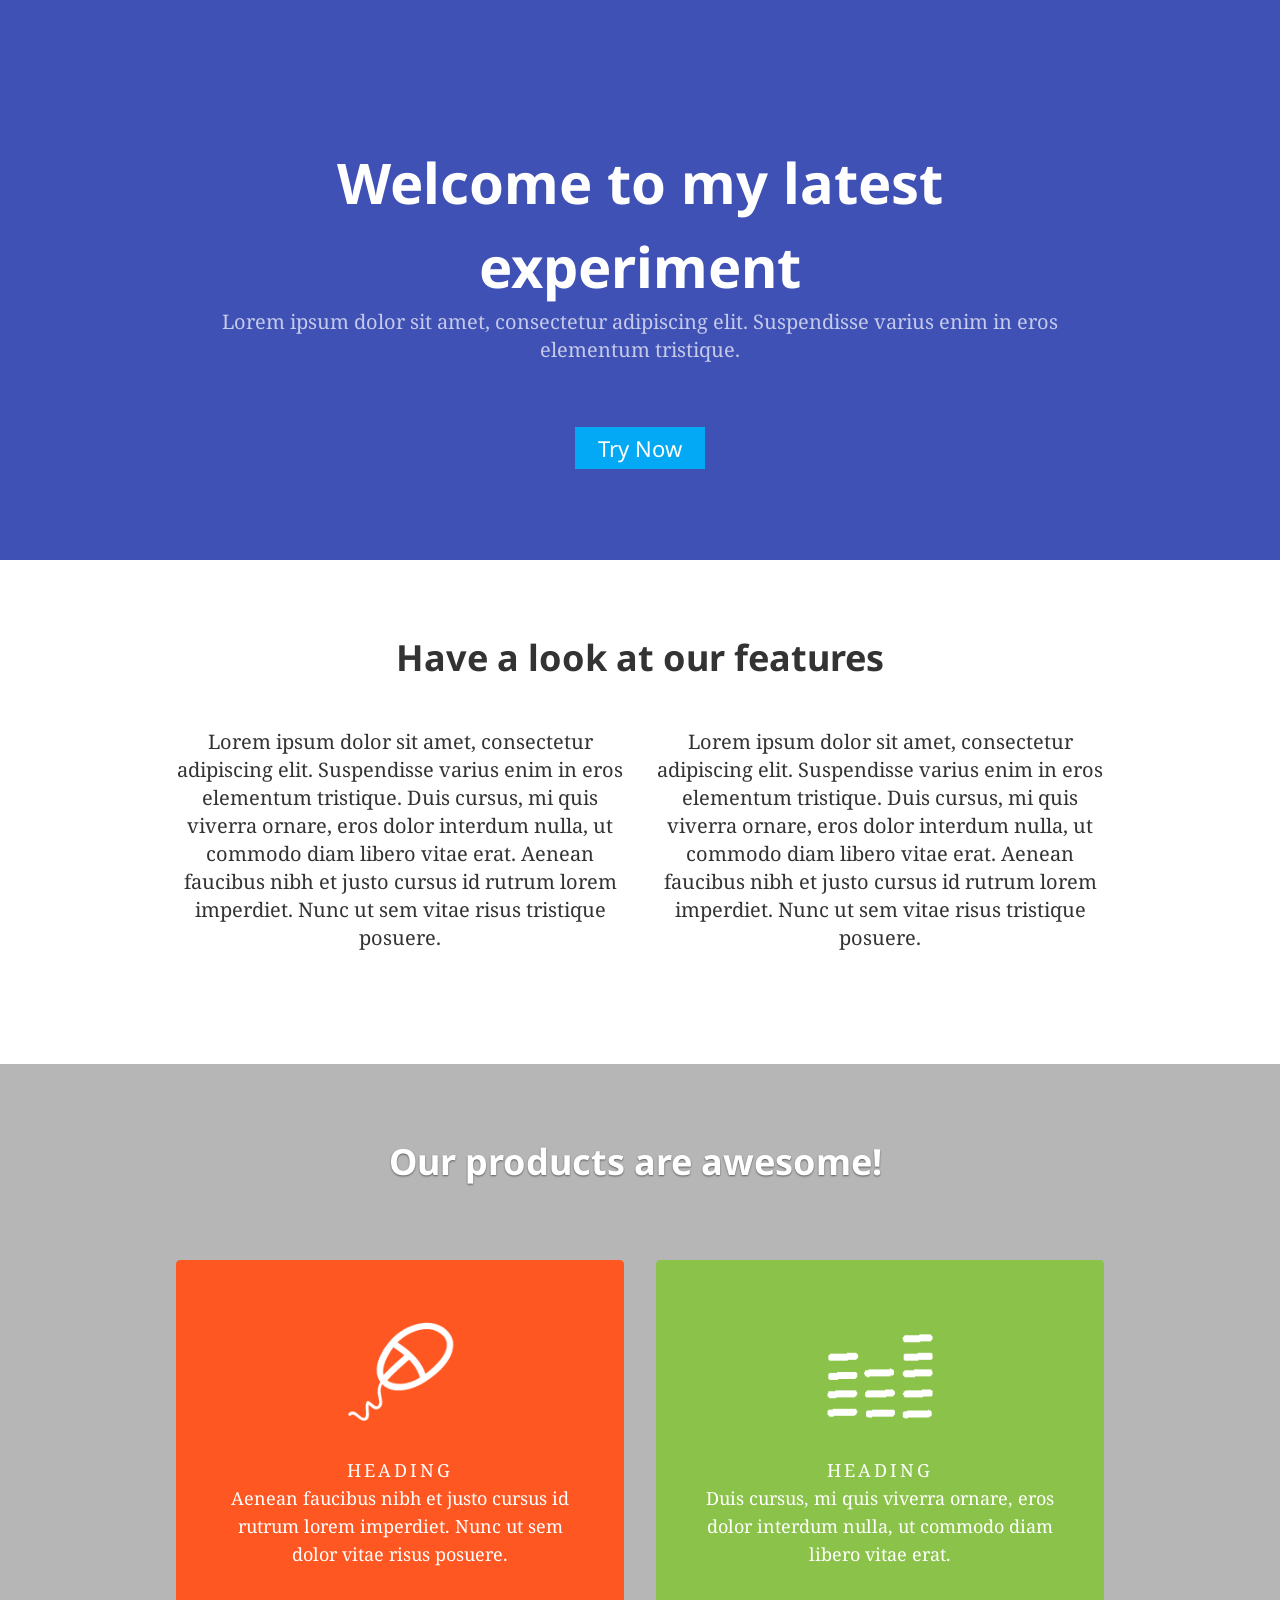
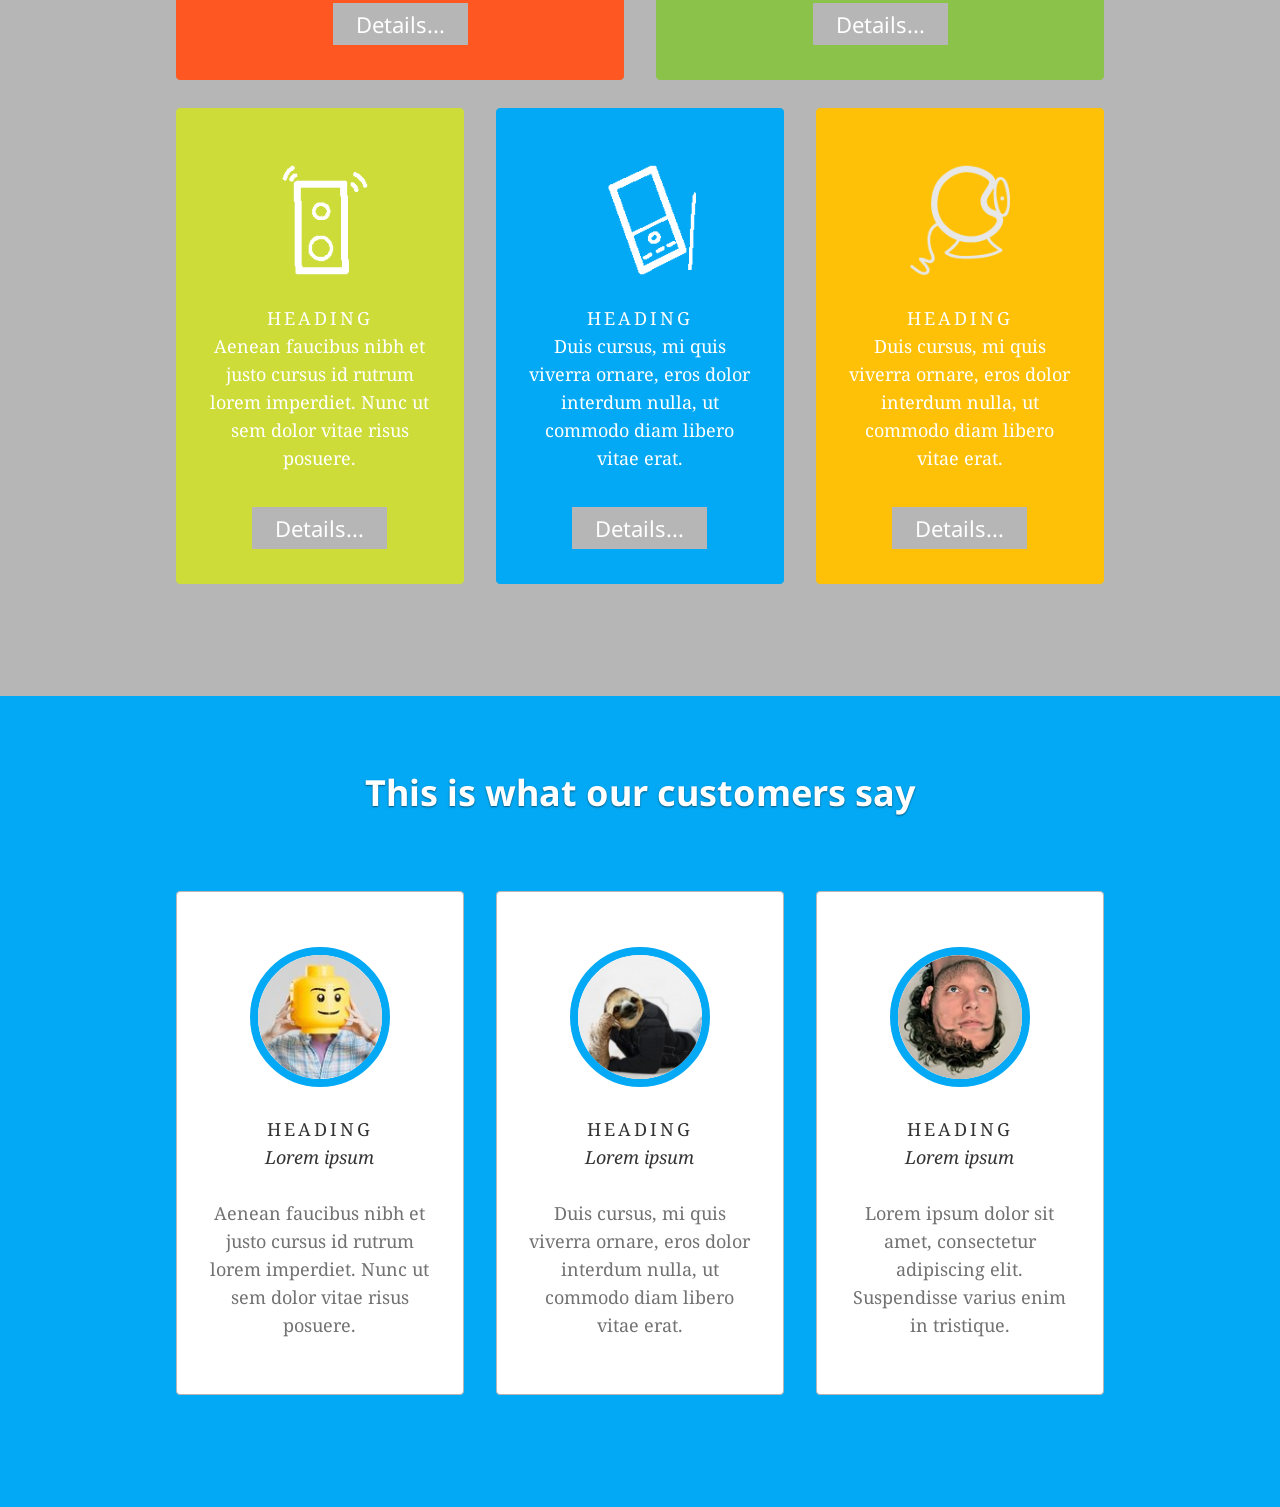
<file: samples/sample1/index.html>
<!DOCTYPE html>
<!-- saved from url=(0039)http://css-challenge.webflow.com/second -->
<html data-wf-site="54ca4d036a06de7d2a054a41" data-wf-page="54cdf040bfc551d93aed5b3b" data-wf-status="1" class="w-mod-js w-mod-no-touch w-mod-video w-mod-no-ios wf-droidserif-n4-active wf-droidserif-n7-active wf-droidsans-n4-active wf-droidsans-n7-active wf-active" data-ember-extension="1"><head><meta http-equiv="Content-Type" content="text/html; charset=UTF-8"><meta charset="utf-8"><title>CSS Challenge</title><meta name="viewport" content="width=device-width, initial-scale=1"><meta name="generator" content="Webflow"><link rel="stylesheet" type="text/css" href="./CSS Challenge_files/css-challenge.webflow.169d555a0.css"><script src="./CSS Challenge_files/webfont.js">
</script><style type="text/css">
</style><link rel="stylesheet" href="http://fonts.googleapis.com/css?family=Droid+Serif:400,700%7CDroid+Sans:400,700"><script>
WebFont.load({
    google: {
        families: ["Droid Serif:400,700", "Droid Sans:400,700"]
    }
});
</script><script type="text/javascript" src="./CSS Challenge_files/modernizr-2.7.1.js">
</script>
<link rel="shortcut icon" type="image/x-icon" href="https://daks2k3a4ib2z.cloudfront.net/img/favicon.ico">
<link rel="apple-touch-icon" href="https://daks2k3a4ib2z.cloudfront.net/img/webclip.png">
</head>
<body cz-shortcut-listen="true">
  <div class="intro">
    <div class="w-container">
      <h1 class="intro-h1">Welcome to my latest experiment</h1>
      <p class="intro-p">Lorem ipsum dolor sit amet, consectetur adipiscing elit. Suspendisse varius enim in eros elementum tristique.</p><a class="button call-to-action" href="http://css-challenge.webflow.com/second#">Try Now</a>
    </div>
  </div>
  <div class="features">
    <div class="w-container">
      <h1>Have a look at our features</h1>
      <div class="w-row">
        <div class="w-col w-col-6">
          <p>Lorem ipsum dolor sit amet, consectetur adipiscing elit. Suspendisse varius enim in eros elementum tristique. Duis cursus, mi quis viverra ornare, eros dolor interdum nulla, ut commodo diam libero vitae erat. Aenean faucibus nibh et justo cursus
            id rutrum lorem imperdiet. Nunc ut sem vitae risus tristique posuere.</p>
        </div>
        <div class="w-col w-col-6">
          <p>Lorem ipsum dolor sit amet, consectetur adipiscing elit. Suspendisse varius enim in eros elementum tristique. Duis cursus, mi quis viverra ornare, eros dolor interdum nulla, ut commodo diam libero vitae erat. Aenean faucibus nibh et justo cursus
            id rutrum lorem imperdiet. Nunc ut sem vitae risus tristique posuere.</p>
        </div>
      </div>
    </div>
  </div>
  <div class="testimonials products">
    <div class="w-container">
      <h1 class="products-h1">Our products are awesome!&nbsp;</h1>
      <div class="w-row">
        <div class="w-col w-col-6 w-col-stack">
          <div class="w-clearfix testimonial product product-1">
            <img class="product-image" src="./CSS Challenge_files/54d1cdbf0d5fbeb671afcfad_mouse-10.png" height="96" alt="54d1cdbf0d5fbeb671afcfad_mouse-10.png">
            <h4 class="testimonial-name product-name">Heading</h4>
            <p class="testimonial-content product-content">Aenean faucibus nibh et justo cursus id rutrum lorem imperdiet. Nunc ut sem dolor&nbsp;vitae risus posuere.</p><a class="button" href="http://css-challenge.webflow.com/second#">Details...</a>
          </div>
        </div>
        <div class="w-col w-col-6 w-col-stack">
          <div class="w-clearfix testimonial product product-2">
            <img class="product-image" src="./CSS Challenge_files/54d1cdca808ebeb8717531aa_rythm-lights.png" height="96" alt="54d1cdca808ebeb8717531aa_rythm-lights.png">
            <h4 class="testimonial-name product-name">Heading</h4>
            <p class="testimonial-content product-content">Duis cursus, mi quis viverra ornare, eros dolor interdum nulla, ut commodo diam libero vitae erat.</p><a class="button" href="http://css-challenge.webflow.com/second#">Details...</a>
          </div>
        </div>
      </div>
      <div class="w-row">
        <div class="w-col w-col-4 w-col-stack">
          <div class="w-clearfix testimonial product product-3">
            <img class="product-image" src="./CSS Challenge_files/54d1cdd2a59e05340ae1e51e_speaker-box.png" height="96" alt="54d1cdd2a59e05340ae1e51e_speaker-box.png">
            <h4 class="testimonial-name product-name">Heading</h4>
            <p class="testimonial-content product-content">Aenean faucibus nibh et justo cursus id rutrum lorem imperdiet. Nunc ut sem dolor&nbsp;vitae risus posuere.</p><a class="button" href="http://css-challenge.webflow.com/second#">Details...</a>
          </div>
        </div>
        <div class="w-col w-col-4 w-col-stack">
          <div class="w-clearfix testimonial product product-4">
            <img class="product-image" src="./CSS Challenge_files/54d1cdd9a59e05340ae1e521_touch-screen.png" height="96" alt="54d1cdd9a59e05340ae1e521_touch-screen.png">
            <h4 class="testimonial-name product-name">Heading</h4>
            <p class="testimonial-content product-content">Duis cursus, mi quis viverra ornare, eros dolor interdum nulla, ut commodo diam libero vitae erat.</p><a class="button" href="http://css-challenge.webflow.com/second#">Details...</a>
          </div>
        </div>
        <div class="w-col w-col-4 w-col-stack">
          <div class="w-clearfix testimonial product product-5">
            <img class="product-image" src="./CSS Challenge_files/54d1cdde808ebeb8717531ae_web-cam.png" height="96" alt="54d1cdde808ebeb8717531ae_web-cam.png">
            <h4 class="testimonial-name product-name">Heading</h4>
            <p class="testimonial-content product-content">Duis cursus, mi quis viverra ornare, eros dolor interdum nulla, ut commodo diam libero vitae erat.</p><a class="button" href="http://css-challenge.webflow.com/second#">Details...</a>
          </div>
        </div>
      </div>
    </div>
  </div>
  <div class="testimonials">
    <div class="w-container">
      <h1 class="testimonial-h1">This is what our customers say</h1>
      <div class="w-row">
        <div class="w-col w-col-4 w-col-stack">
          <div class="w-clearfix testimonial">
            <img class="testimonial-avatar" src="./CSS Challenge_files/54d1b616f70fc7eb4477e95d_128.jpg" height="96" alt="54d1b616f70fc7eb4477e95d_128.jpg">
            <h4 class="testimonial-name">Heading</h4>
            <p class="testimonial-title">Lorem ipsum</p>
            <p class="testimonial-content">Aenean faucibus nibh et justo cursus id rutrum lorem imperdiet. Nunc ut sem dolor&nbsp;vitae risus posuere.</p>
          </div>
        </div>
        <div class="w-col w-col-4 w-col-stack">
          <div class="w-clearfix testimonial">
            <img class="testimonial-avatar" src="./CSS Challenge_files/54d1b65c5dd7dad560eacc45_128 (1).jpg" height="96" alt="54d1b65c5dd7dad560eacc45_128%20(1).jpg">
            <h4 class="testimonial-name">Heading</h4>
            <p class="testimonial-title">Lorem ipsum</p>
            <p class="testimonial-content">Duis cursus, mi quis viverra ornare, eros dolor interdum nulla, ut commodo diam libero vitae erat.</p>
          </div>
        </div>
        <div class="w-col w-col-4 w-col-stack">
          <div class="w-clearfix testimonial">
            <img class="testimonial-avatar" src="./CSS Challenge_files/54d1b66896ddd0e9448948e4_128 (2).jpg" height="96" alt="54d1b66896ddd0e9448948e4_128%20(2).jpg">
            <h4 class="testimonial-name">Heading</h4>
            <p class="testimonial-title">Lorem ipsum</p>
            <p class="testimonial-content">Lorem ipsum dolor sit amet, consectetur adipiscing elit. Suspendisse varius enim in tristique.</p>
          </div>
        </div>
      </div>
    </div>
  </div><script type="text/javascript" src="./CSS Challenge_files/jquery.min.js">
</script>
<script type="text/javascript" src="./CSS Challenge_files/webflow.b67a707b9.js">
</script>

</body></html>
</file>
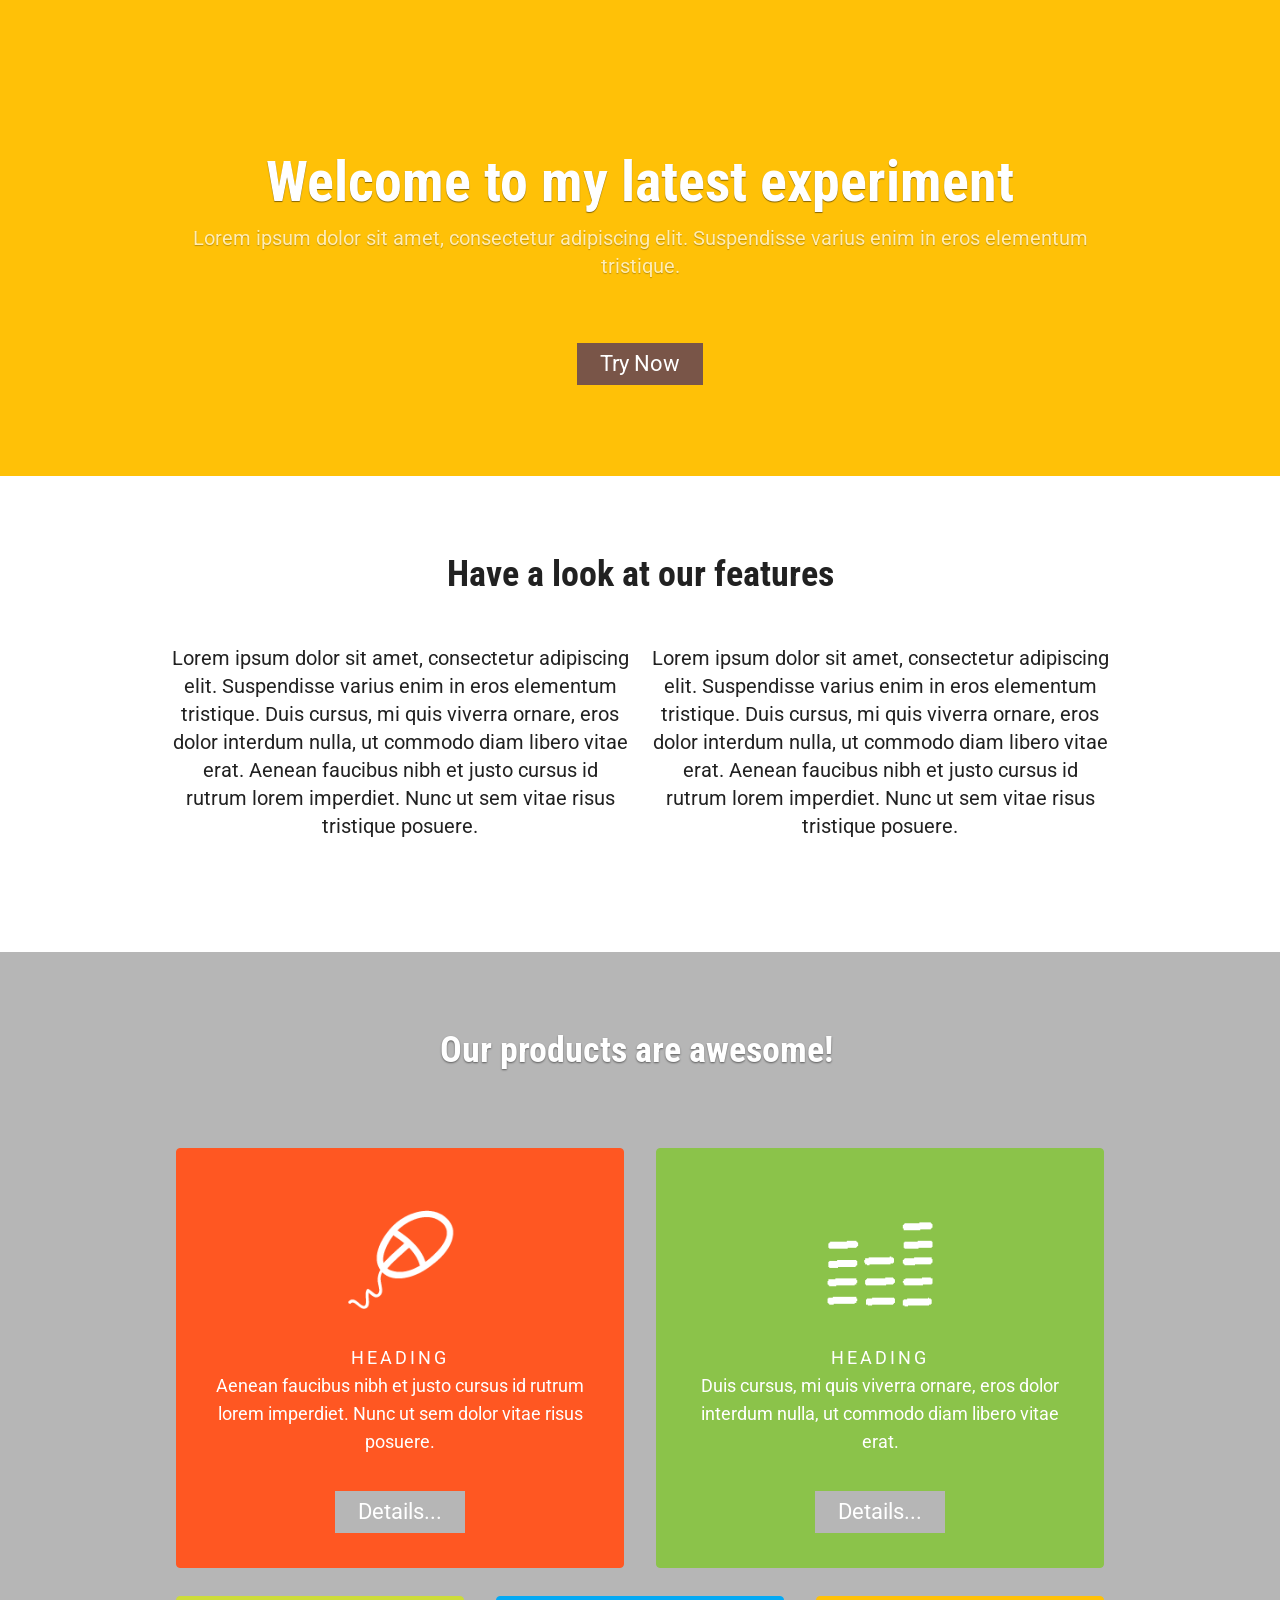
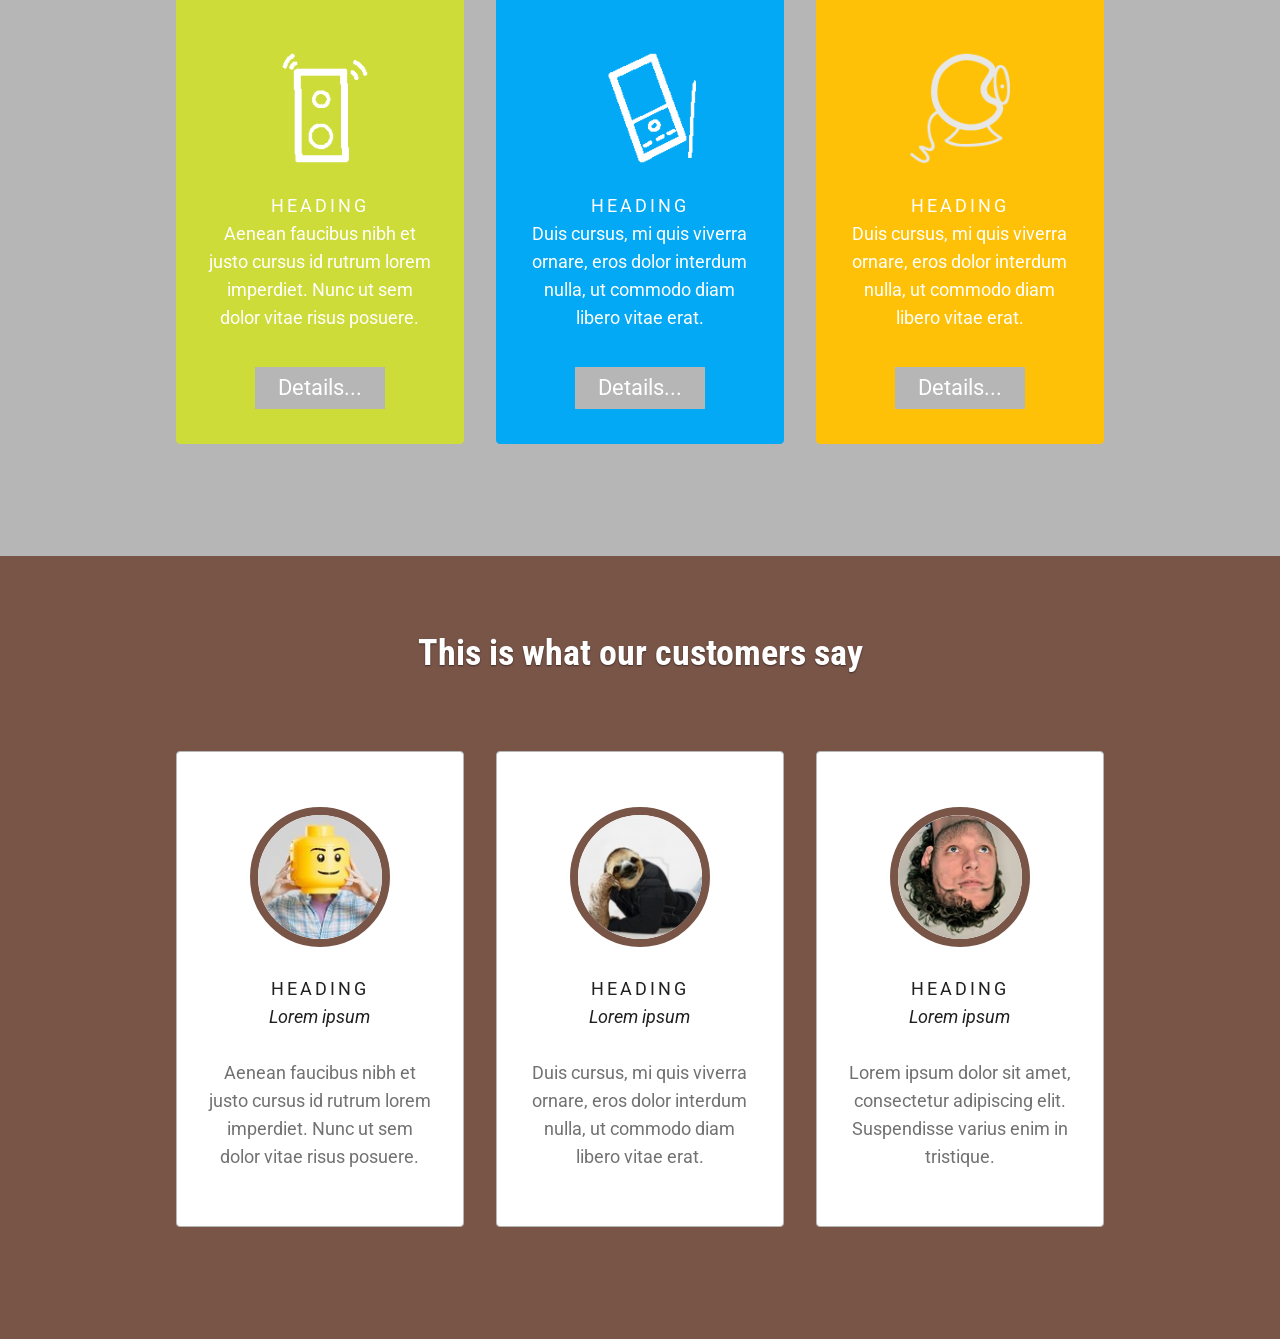
<file: samples/sample2/index.html>
<!DOCTYPE html>
<!-- saved from url=(0039)http://css-challenge.webflow.com/second -->
<html data-wf-site="54ca4d036a06de7d2a054a41" data-wf-page="54cdf040bfc551d93aed5b3b" data-wf-status="1" class="w-mod-js w-mod-no-touch w-mod-video w-mod-no-ios wf-droidserif-n4-active wf-droidserif-n7-active wf-droidsans-n4-active wf-droidsans-n7-active wf-active" data-ember-extension="1"><head><meta http-equiv="Content-Type" content="text/html; charset=UTF-8"><meta charset="utf-8"><title>CSS Challenge</title><meta name="viewport" content="width=device-width, initial-scale=1"><meta name="generator" content="Webflow"><link rel="stylesheet" type="text/css" href="./CSS Challenge_files/css-challenge.webflow.169d555a0.css"><script src="./CSS Challenge_files/webfont.js">
</script><style type="text/css">
</style>
<link href='http://fonts.googleapis.com/css?family=Roboto+Condensed:300italic,400italic,700italic,400,300,700|Roboto:400,300italic,300,400italic,500,500italic,700,900,900italic,700italic' rel='stylesheet' type='text/css'>
<script>
WebFont.load({
    google: {
        families: ['Roboto+Condensed:300italic,400italic,700italic,400,300,700:latin', 'Roboto:400,300italic,300,400italic,500,500italic,700,900,900italic,700italic:latin']
    }
});
</script><script type="text/javascript" src="./CSS Challenge_files/modernizr-2.7.1.js">
</script>
<link rel="shortcut icon" type="image/x-icon" href="https://daks2k3a4ib2z.cloudfront.net/img/favicon.ico">
<link rel="apple-touch-icon" href="https://daks2k3a4ib2z.cloudfront.net/img/webclip.png">
</head>
<body cz-shortcut-listen="true">
  <div class="intro">
    <div class="w-container">
      <h1 class="intro-h1">Welcome to my latest experiment</h1>
      <p class="intro-p">Lorem ipsum dolor sit amet, consectetur adipiscing elit. Suspendisse varius enim in eros elementum tristique.</p><a class="button call-to-action" href="http://css-challenge.webflow.com/second#">Try Now</a>
    </div>
  </div>
  <div class="features">
    <div class="w-container">
      <h1>Have a look at our features</h1>
      <div class="w-row">
        <div class="w-col w-col-6">
          <p>Lorem ipsum dolor sit amet, consectetur adipiscing elit. Suspendisse varius enim in eros elementum tristique. Duis cursus, mi quis viverra ornare, eros dolor interdum nulla, ut commodo diam libero vitae erat. Aenean faucibus nibh et justo cursus
            id rutrum lorem imperdiet. Nunc ut sem vitae risus tristique posuere.</p>
        </div>
        <div class="w-col w-col-6">
          <p>Lorem ipsum dolor sit amet, consectetur adipiscing elit. Suspendisse varius enim in eros elementum tristique. Duis cursus, mi quis viverra ornare, eros dolor interdum nulla, ut commodo diam libero vitae erat. Aenean faucibus nibh et justo cursus
            id rutrum lorem imperdiet. Nunc ut sem vitae risus tristique posuere.</p>
        </div>
      </div>
    </div>
  </div>
  <div class="testimonials products">
    <div class="w-container">
      <h1 class="products-h1">Our products are awesome!&nbsp;</h1>
      <div class="w-row">
        <div class="w-col w-col-6 w-col-stack">
          <div class="w-clearfix testimonial product product-1">
            <img class="product-image" src="./CSS Challenge_files/54d1cdbf0d5fbeb671afcfad_mouse-10.png" height="96" alt="54d1cdbf0d5fbeb671afcfad_mouse-10.png">
            <h4 class="testimonial-name product-name">Heading</h4>
            <p class="testimonial-content product-content">Aenean faucibus nibh et justo cursus id rutrum lorem imperdiet. Nunc ut sem dolor&nbsp;vitae risus posuere.</p><a class="button" href="http://css-challenge.webflow.com/second#">Details...</a>
          </div>
        </div>
        <div class="w-col w-col-6 w-col-stack">
          <div class="w-clearfix testimonial product product-2">
            <img class="product-image" src="./CSS Challenge_files/54d1cdca808ebeb8717531aa_rythm-lights.png" height="96" alt="54d1cdca808ebeb8717531aa_rythm-lights.png">
            <h4 class="testimonial-name product-name">Heading</h4>
            <p class="testimonial-content product-content">Duis cursus, mi quis viverra ornare, eros dolor interdum nulla, ut commodo diam libero vitae erat.</p><a class="button" href="http://css-challenge.webflow.com/second#">Details...</a>
          </div>
        </div>
      </div>
      <div class="w-row">
        <div class="w-col w-col-4 w-col-stack">
          <div class="w-clearfix testimonial product product-3">
            <img class="product-image" src="./CSS Challenge_files/54d1cdd2a59e05340ae1e51e_speaker-box.png" height="96" alt="54d1cdd2a59e05340ae1e51e_speaker-box.png">
            <h4 class="testimonial-name product-name">Heading</h4>
            <p class="testimonial-content product-content">Aenean faucibus nibh et justo cursus id rutrum lorem imperdiet. Nunc ut sem dolor&nbsp;vitae risus posuere.</p><a class="button" href="http://css-challenge.webflow.com/second#">Details...</a>
          </div>
        </div>
        <div class="w-col w-col-4 w-col-stack">
          <div class="w-clearfix testimonial product product-4">
            <img class="product-image" src="./CSS Challenge_files/54d1cdd9a59e05340ae1e521_touch-screen.png" height="96" alt="54d1cdd9a59e05340ae1e521_touch-screen.png">
            <h4 class="testimonial-name product-name">Heading</h4>
            <p class="testimonial-content product-content">Duis cursus, mi quis viverra ornare, eros dolor interdum nulla, ut commodo diam libero vitae erat.</p><a class="button" href="http://css-challenge.webflow.com/second#">Details...</a>
          </div>
        </div>
        <div class="w-col w-col-4 w-col-stack">
          <div class="w-clearfix testimonial product product-5">
            <img class="product-image" src="./CSS Challenge_files/54d1cdde808ebeb8717531ae_web-cam.png" height="96" alt="54d1cdde808ebeb8717531ae_web-cam.png">
            <h4 class="testimonial-name product-name">Heading</h4>
            <p class="testimonial-content product-content">Duis cursus, mi quis viverra ornare, eros dolor interdum nulla, ut commodo diam libero vitae erat.</p><a class="button" href="http://css-challenge.webflow.com/second#">Details...</a>
          </div>
        </div>
      </div>
    </div>
  </div>
  <div class="testimonials">
    <div class="w-container">
      <h1 class="testimonial-h1">This is what our customers say</h1>
      <div class="w-row">
        <div class="w-col w-col-4 w-col-stack">
          <div class="w-clearfix testimonial">
            <img class="testimonial-avatar" src="./CSS Challenge_files/54d1b616f70fc7eb4477e95d_128.jpg" height="96" alt="54d1b616f70fc7eb4477e95d_128.jpg">
            <h4 class="testimonial-name">Heading</h4>
            <p class="testimonial-title">Lorem ipsum</p>
            <p class="testimonial-content">Aenean faucibus nibh et justo cursus id rutrum lorem imperdiet. Nunc ut sem dolor&nbsp;vitae risus posuere.</p>
          </div>
        </div>
        <div class="w-col w-col-4 w-col-stack">
          <div class="w-clearfix testimonial">
            <img class="testimonial-avatar" src="./CSS Challenge_files/54d1b65c5dd7dad560eacc45_128 (1).jpg" height="96" alt="54d1b65c5dd7dad560eacc45_128%20(1).jpg">
            <h4 class="testimonial-name">Heading</h4>
            <p class="testimonial-title">Lorem ipsum</p>
            <p class="testimonial-content">Duis cursus, mi quis viverra ornare, eros dolor interdum nulla, ut commodo diam libero vitae erat.</p>
          </div>
        </div>
        <div class="w-col w-col-4 w-col-stack">
          <div class="w-clearfix testimonial">
            <img class="testimonial-avatar" src="./CSS Challenge_files/54d1b66896ddd0e9448948e4_128 (2).jpg" height="96" alt="54d1b66896ddd0e9448948e4_128%20(2).jpg">
            <h4 class="testimonial-name">Heading</h4>
            <p class="testimonial-title">Lorem ipsum</p>
            <p class="testimonial-content">Lorem ipsum dolor sit amet, consectetur adipiscing elit. Suspendisse varius enim in tristique.</p>
          </div>
        </div>
      </div>
    </div>
  </div><script type="text/javascript" src="./CSS Challenge_files/jquery.min.js">
</script>
<script type="text/javascript" src="./CSS Challenge_files/webflow.b67a707b9.js">
</script>

</body></html>
</file>
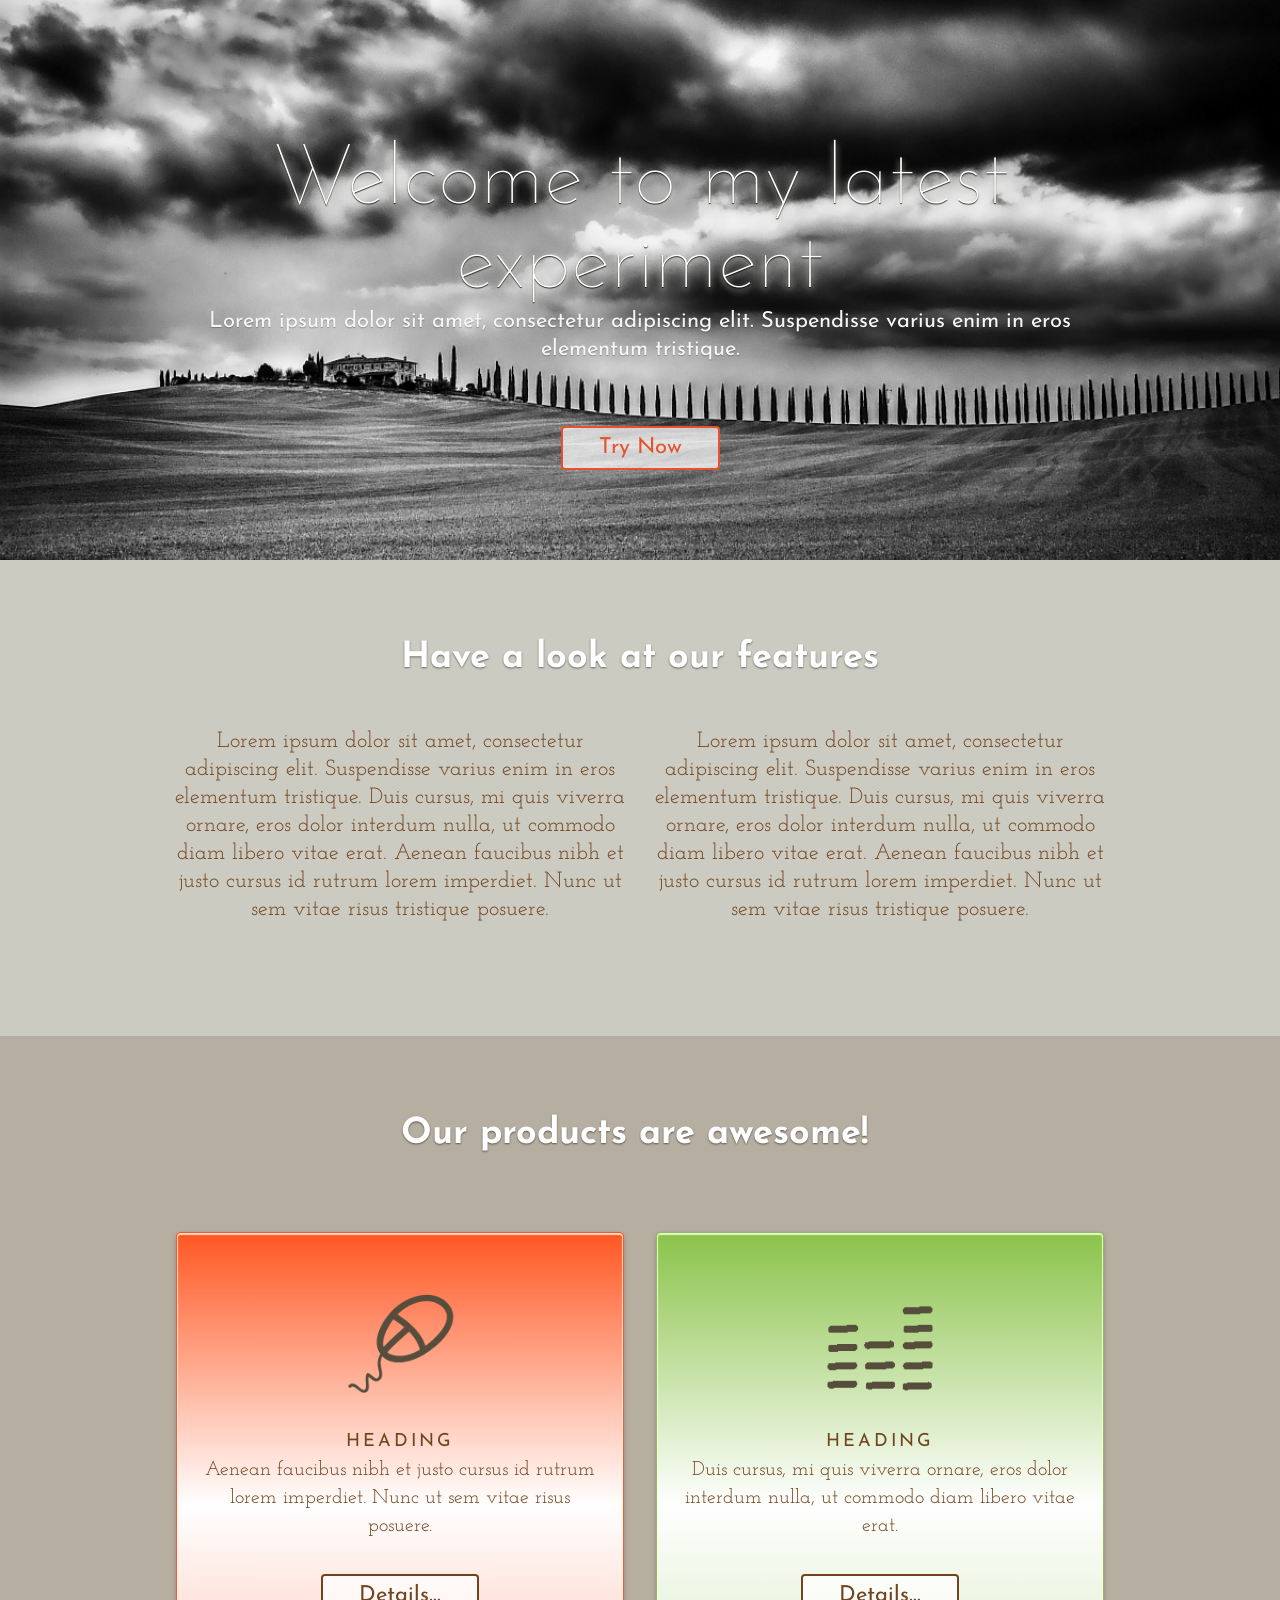
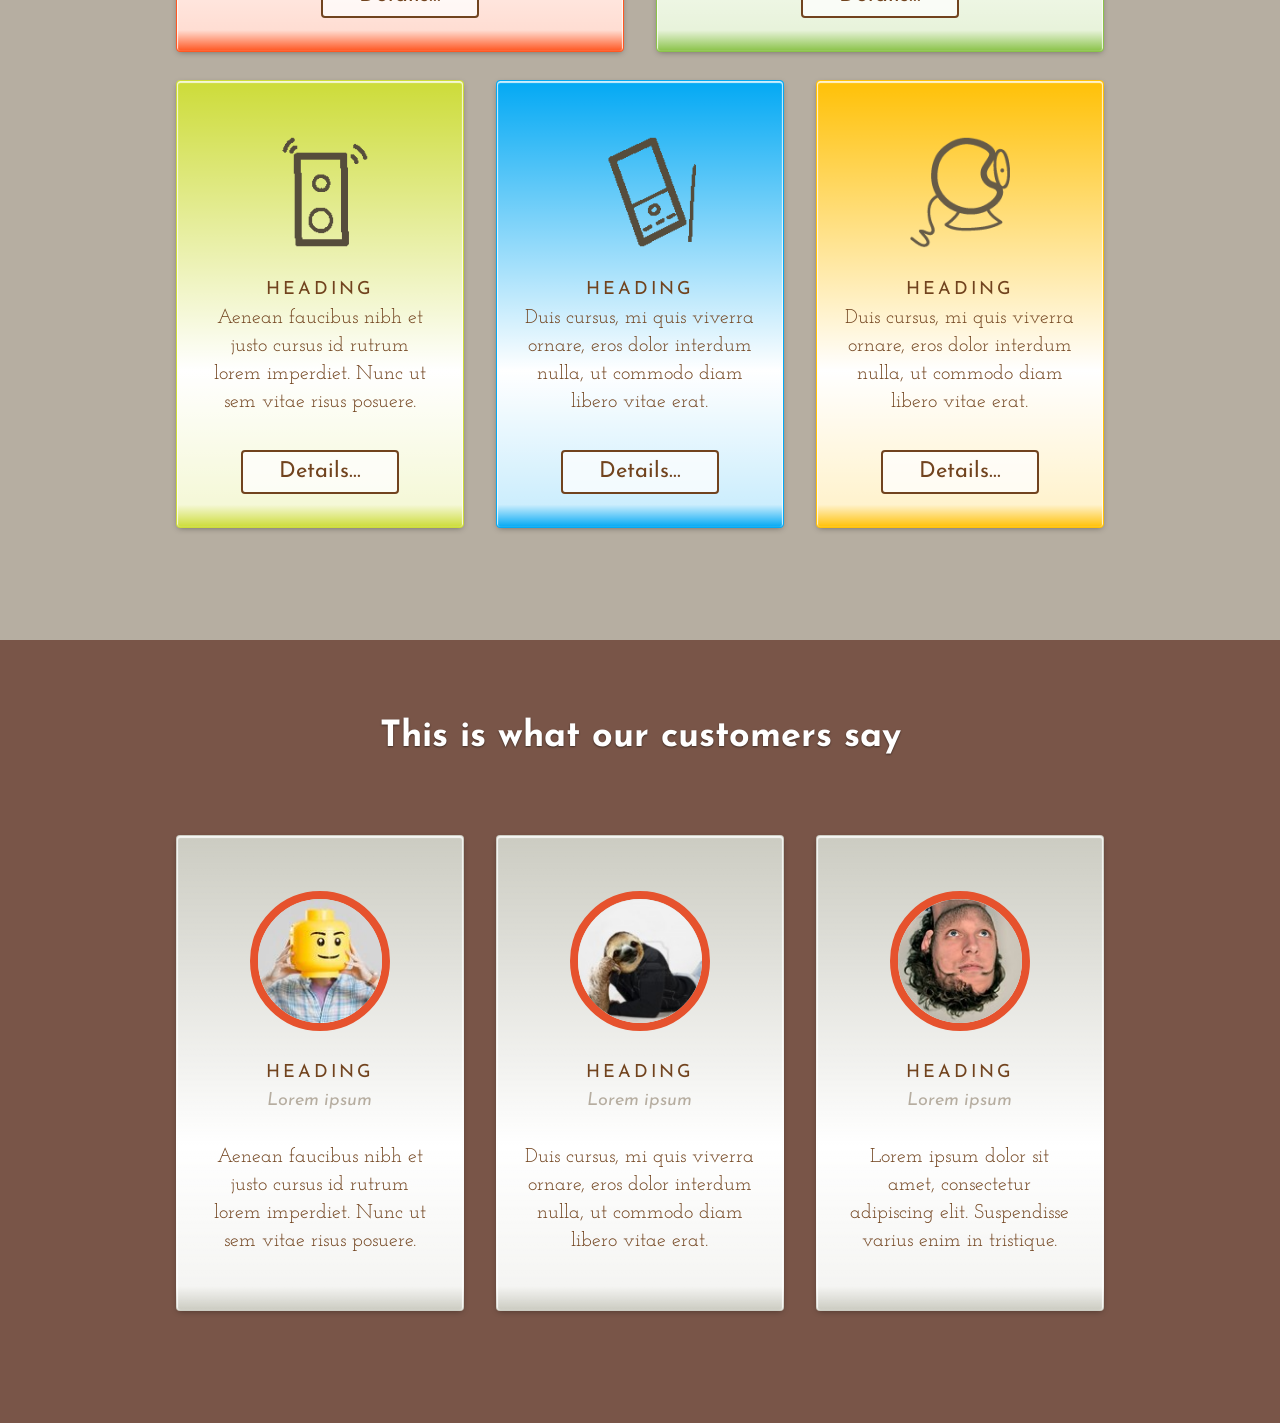
<file: samples/sample3/index.html>
<!DOCTYPE html>
<!-- saved from url=(0039)http://css-challenge.webflow.com/second -->
<html data-wf-site="54ca4d036a06de7d2a054a41" data-wf-page="54cdf040bfc551d93aed5b3b" data-wf-status="1" class="w-mod-js w-mod-no-touch w-mod-video w-mod-no-ios wf-droidserif-n4-active wf-droidserif-n7-active wf-droidsans-n4-active wf-droidsans-n7-active wf-active" data-ember-extension="1"><head><meta http-equiv="Content-Type" content="text/html; charset=UTF-8"><meta charset="utf-8"><title>CSS Challenge</title><meta name="viewport" content="width=device-width, initial-scale=1"><meta name="generator" content="Webflow"><link rel="stylesheet" type="text/css" href="./CSS Challenge_files/css-challenge.webflow.169d555a0.css"><script src="./CSS Challenge_files/webfont.js">
</script><style type="text/css">
</style>
<link href='http://fonts.googleapis.com/css?family=Josefin+Sans:300,400,600,700,300italic,400italic,600italic,700italic|Josefin+Slab:300,400,600,700,300italic,400italic,600italic,700italic' rel='stylesheet' type='text/css'>
<script>
WebFont.load({
    google: {
        families: [ 'Josefin+Sans:300,400,600,700,300italic,400italic,600italic,700italic:latin', 'Josefin+Slab:300,400,600,700,300italic,400italic,600italic,700italic:latin' ]
    }
});
</script><script type="text/javascript" src="./CSS Challenge_files/modernizr-2.7.1.js">
</script>
<link rel="shortcut icon" type="image/x-icon" href="https://daks2k3a4ib2z.cloudfront.net/img/favicon.ico">
<link rel="apple-touch-icon" href="https://daks2k3a4ib2z.cloudfront.net/img/webclip.png">
</head>
<body cz-shortcut-listen="true">
  <div class="intro">
    <div class="w-container">
      <h1 class="intro-h1">Welcome to my latest experiment</h1>
      <p class="intro-p">Lorem ipsum dolor sit amet, consectetur adipiscing elit. Suspendisse varius enim in eros elementum tristique.</p><a class="button call-to-action" href="http://css-challenge.webflow.com/second#">Try Now</a>
    </div>
  </div>
  <div class="features">
    <div class="w-container">
      <h1>Have a look at our features</h1>
      <div class="w-row">
        <div class="w-col w-col-6">
          <p>Lorem ipsum dolor sit amet, consectetur adipiscing elit. Suspendisse varius enim in eros elementum tristique. Duis cursus, mi quis viverra ornare, eros dolor interdum nulla, ut commodo diam libero vitae erat. Aenean faucibus nibh et justo cursus
            id rutrum lorem imperdiet. Nunc ut sem vitae risus tristique posuere.</p>
        </div>
        <div class="w-col w-col-6">
          <p>Lorem ipsum dolor sit amet, consectetur adipiscing elit. Suspendisse varius enim in eros elementum tristique. Duis cursus, mi quis viverra ornare, eros dolor interdum nulla, ut commodo diam libero vitae erat. Aenean faucibus nibh et justo cursus
            id rutrum lorem imperdiet. Nunc ut sem vitae risus tristique posuere.</p>
        </div>
      </div>
    </div>
  </div>
  <div class="testimonials products">
    <div class="w-container">
      <h1 class="products-h1">Our products are awesome!&nbsp;</h1>
      <div class="w-row">
        <div class="w-col w-col-6 w-col-stack">
          <div class="w-clearfix testimonial product product-1">
            <img class="product-image" src="./CSS Challenge_files/54d1cdbf0d5fbeb671afcfad_mouse-10.png" height="96" alt="54d1cdbf0d5fbeb671afcfad_mouse-10.png">
            <h4 class="testimonial-name product-name">Heading</h4>
            <p class="testimonial-content product-content">Aenean faucibus nibh et justo cursus id rutrum lorem imperdiet. Nunc ut sem vitae risus posuere.</p><a class="button" href="http://css-challenge.webflow.com/second#">Details...</a>
          </div>
        </div>
        <div class="w-col w-col-6 w-col-stack">
          <div class="w-clearfix testimonial product product-2">
            <img class="product-image" src="./CSS Challenge_files/54d1cdca808ebeb8717531aa_rythm-lights.png" height="96" alt="54d1cdca808ebeb8717531aa_rythm-lights.png">
            <h4 class="testimonial-name product-name">Heading</h4>
            <p class="testimonial-content product-content">Duis cursus, mi quis viverra ornare, eros dolor interdum nulla, ut commodo diam libero vitae erat.</p><a class="button" href="http://css-challenge.webflow.com/second#">Details...</a>
          </div>
        </div>
      </div>
      <div class="w-row">
        <div class="w-col w-col-4 w-col-stack">
          <div class="w-clearfix testimonial product product-3">
            <img class="product-image" src="./CSS Challenge_files/54d1cdd2a59e05340ae1e51e_speaker-box.png" height="96" alt="54d1cdd2a59e05340ae1e51e_speaker-box.png">
            <h4 class="testimonial-name product-name">Heading</h4>
            <p class="testimonial-content product-content">Aenean faucibus nibh et justo cursus id rutrum lorem imperdiet. Nunc ut sem vitae risus posuere.</p><a class="button" href="http://css-challenge.webflow.com/second#">Details...</a>
          </div>
        </div>
        <div class="w-col w-col-4 w-col-stack">
          <div class="w-clearfix testimonial product product-4">
            <img class="product-image" src="./CSS Challenge_files/54d1cdd9a59e05340ae1e521_touch-screen.png" height="96" alt="54d1cdd9a59e05340ae1e521_touch-screen.png">
            <h4 class="testimonial-name product-name">Heading</h4>
            <p class="testimonial-content product-content">Duis cursus, mi quis viverra ornare, eros dolor interdum nulla, ut commodo diam libero vitae erat.</p><a class="button" href="http://css-challenge.webflow.com/second#">Details...</a>
          </div>
        </div>
        <div class="w-col w-col-4 w-col-stack">
          <div class="w-clearfix testimonial product product-5">
            <img class="product-image" src="./CSS Challenge_files/54d1cdde808ebeb8717531ae_web-cam.png" height="96" alt="54d1cdde808ebeb8717531ae_web-cam.png">
            <h4 class="testimonial-name product-name">Heading</h4>
            <p class="testimonial-content product-content">Duis cursus, mi quis viverra ornare, eros dolor interdum nulla, ut commodo diam libero vitae erat.</p><a class="button" href="http://css-challenge.webflow.com/second#">Details...</a>
          </div>
        </div>
      </div>
    </div>
  </div>
  <div class="testimonials">
    <div class="w-container">
      <h1 class="testimonial-h1">This is what our customers say</h1>
      <div class="w-row">
        <div class="w-col w-col-4 w-col-stack">
          <div class="w-clearfix testimonial">
            <img class="testimonial-avatar" src="./CSS Challenge_files/54d1b616f70fc7eb4477e95d_128.jpg" height="96" alt="54d1b616f70fc7eb4477e95d_128.jpg">
            <h4 class="testimonial-name">Heading</h4>
            <p class="testimonial-title">Lorem ipsum</p>
            <p class="testimonial-content">Aenean faucibus nibh et justo cursus id rutrum lorem imperdiet. Nunc ut sem vitae risus posuere.</p>
          </div>
        </div>
        <div class="w-col w-col-4 w-col-stack">
          <div class="w-clearfix testimonial">
            <img class="testimonial-avatar" src="./CSS Challenge_files/54d1b65c5dd7dad560eacc45_128 (1).jpg" height="96" alt="54d1b65c5dd7dad560eacc45_128%20(1).jpg">
            <h4 class="testimonial-name">Heading</h4>
            <p class="testimonial-title">Lorem ipsum</p>
            <p class="testimonial-content">Duis cursus, mi quis viverra ornare, eros dolor interdum nulla, ut commodo diam libero vitae erat.</p>
          </div>
        </div>
        <div class="w-col w-col-4 w-col-stack">
          <div class="w-clearfix testimonial">
            <img class="testimonial-avatar" src="./CSS Challenge_files/54d1b66896ddd0e9448948e4_128 (2).jpg" height="96" alt="54d1b66896ddd0e9448948e4_128%20(2).jpg">
            <h4 class="testimonial-name">Heading</h4>
            <p class="testimonial-title">Lorem ipsum</p>
            <p class="testimonial-content">Lorem ipsum dolor sit amet, consectetur adipiscing elit. Suspendisse varius enim in tristique.</p>
          </div>
        </div>
      </div>
    </div>
  </div><script type="text/javascript" src="./CSS Challenge_files/jquery.min.js">
</script>
<script type="text/javascript" src="./CSS Challenge_files/webflow.b67a707b9.js">
</script>

</body></html>
</file>
<file: samples/sample1/CSS Challenge_files/css-challenge.webflow.169d555a0.css>
/* Generated on: Wed Feb 04 2015 10:10:35 GMT+0000 (UTC) */
/* ==========================================================================
   normalize.css v2.0.1, along with Webflow base CSS | MIT License | git.io/normalize
   ========================================================================== */
/*! normalize.css v2.1.3 | MIT License | git.io/normalize */article,aside,details,figcaption,figure,footer,header,hgroup,main,nav,section,summary{display:block}audio,canvas,video{display:inline-block}audio:not([controls]){display:none;height:0}[hidden],template{display:none}html{font-family:sans-serif;-ms-text-size-adjust:100%;-webkit-text-size-adjust:100%}body{margin:0}a{background:transparent}a:focus{outline:thin dotted}a:active,a:hover{outline:0}h1{font-size:2em;margin:.67em 0}abbr[title]{border-bottom:1px dotted}b,strong{font-weight:bold}dfn{font-style:italic}hr{-moz-box-sizing:content-box;box-sizing:content-box;height:0}mark{background:#ff0;color:#000}code,kbd,pre,samp{font-family:monospace,serif;font-size:1em}pre{white-space:pre-wrap}q{quotes:"\201C" "\201D" "\2018" "\2019"}small{font-size:80%}sub,sup{font-size:75%;line-height:0;position:relative;vertical-align:baseline}sup{top:-0.5em}sub{bottom:-0.25em}img{border:0}svg:not(:root){overflow:hidden}figure{margin:0}fieldset{border:1px solid #c0c0c0;margin:0 2px;padding:.35em .625em .75em}legend{border:0;padding:0}button,input,select,textarea{font-family:inherit;font-size:100%;margin:0}button,input{line-height:normal}button,select{text-transform:none}button,html input[type="button"],input[type="reset"],input[type="submit"]{-webkit-appearance:button;cursor:pointer}button[disabled],html input[disabled]{cursor:default}input[type="checkbox"],input[type="radio"]{box-sizing:border-box;padding:0}input[type="search"]{-webkit-appearance:textfield;-moz-box-sizing:content-box;-webkit-box-sizing:content-box;box-sizing:content-box}input[type="search"]::-webkit-search-cancel-button,input[type="search"]::-webkit-search-decoration{-webkit-appearance:none}button::-moz-focus-inner,input::-moz-focus-inner{border:0;padding:0}textarea{overflow:auto;vertical-align:top}table{border-collapse:collapse;border-spacing:0}

/* ==========================================================================
   Start of base Webflow CSS - If you're looking for some ultra-clean CSS, skip the boilerplate and see the unminified code below.
   ========================================================================== */
@font-face{font-family:'webflow-icons';src:url([data-uri]) format('truetype'),url([data-uri]) format('woff');font-weight:normal;font-style:normal}[class^="w-icon-"],[class*=" w-icon-"]{font-family:'webflow-icons';speak:none;font-style:normal;font-weight:normal;font-variant:normal;text-transform:none;line-height:1;-webkit-font-smoothing:antialiased;-moz-osx-font-smoothing:grayscale}.w-icon-slider-right:before{content:"\e600"}.w-icon-slider-left:before{content:"\e601"}.w-icon-nav-menu:before{content:"\e602"}.w-icon-arrow-down:before,.w-icon-dropdown-toggle:before{content:"\e603"}*{-webkit-box-sizing:border-box;-moz-box-sizing:border-box;box-sizing:border-box}html{height:100%}body{margin:0;min-height:100%;background-color:#fff;color:#333}img{max-width:100%;vertical-align:middle;display:inline-block}html.w-mod-touch *{background-attachment:scroll !important}a:focus{outline:0}.w-block{display:block}.w-inline-block{max-width:100%;display:inline-block}.w-clearfix:before,.w-clearfix:after{content:" ";display:table}.w-clearfix:after{clear:both}.w-hidden{display:none}html[w-dynpage] [w-cloak]{color:transparent !important}h1,h2,h3,h4,h5,h6{margin:0}p{margin:0}blockquote{margin:0}ul,ol{margin-top:0;margin-bottom:0}.w-list-unstyled{padding-left:0;list-style:none}.w-embed:before,.w-embed:after{content:" ";display:table}.w-embed:after{clear:both}.w-video{width:100%;position:relative;padding:0}.w-video iframe,.w-video object,.w-video embed{position:absolute;top:0;left:0;width:100%;height:100%}fieldset{padding:0;margin:0;border:0}button,html input[type="button"],input[type="reset"],input[type="submit"]{cursor:pointer;-webkit-appearance:button}.w-form{margin:0 0 15px}.w-form-done{display:none;padding:10px;background-color:#ddd}.w-form-fail{display:none;margin-top:10px;padding:10px;background-color:#ffdede}label{display:block;margin-bottom:5px;font-weight:bold}.w-input,.w-select{display:block;width:100%;height:38px;padding:8px 12px;margin-bottom:10px;font-size:14px;line-height:1.42857143;color:#555;vertical-align:middle;background-color:#fff;border:1px solid #ccc}.w-input:-moz-placeholder,.w-select:-moz-placeholder{color:#999}.w-input::-moz-placeholder,.w-select::-moz-placeholder{color:#999;opacity:1}.w-input:-ms-input-placeholder,.w-select:-ms-input-placeholder{color:#999}.w-input::-webkit-input-placeholder,.w-select::-webkit-input-placeholder{color:#999}.w-input:focus,.w-select:focus{border-color:rgba(82,168,236,0.8);outline:0}.w-input[disabled],.w-select[disabled],.w-input[readonly],.w-select[readonly],fieldset[disabled] .w-input,fieldset[disabled] .w-select{cursor:not-allowed;background-color:#eee}textarea.w-input,textarea.w-select{height:auto}.w-select[multiple]{height:auto}.w-button{display:inline-block;padding:12px;background-color:black;color:white;border:0;line-height:inherit}.w-form-label{display:inline-block;cursor:pointer;font-weight:normal;margin-bottom:0}.w-checkbox,.w-radio{display:block;margin-bottom:5px;padding-left:20px}.w-checkbox:before,.w-radio:before,.w-checkbox:after,.w-radio:after{content:" ";display:table}.w-checkbox:after,.w-radio:after{clear:both}.w-checkbox-input,.w-radio-input{margin:4px 0 0;margin-top:1px \9;line-height:normal;float:left;margin-left:-20px}.w-radio-input{margin-top:3px}.w-container{margin-left:auto;margin-right:auto;max-width:940px}.w-container:before,.w-container:after{content:" ";display:table}.w-container:after{clear:both}.w-container .w-row{margin-left:-10px;margin-right:-10px}.w-row:before,.w-row:after{content:" ";display:table}.w-row:after{clear:both}.w-row .w-row{margin-left:0;margin-right:0}.w-col{position:relative;float:left;width:100%;min-height:1px;padding-left:10px;padding-right:10px}.w-col .w-col{padding-left:0;padding-right:0}.w-col-1{width:8.33333333%}.w-col-2{width:16.66666667%}.w-col-3{width:25%}.w-col-4{width:33.33333333%}.w-col-5{width:41.66666667%}.w-col-6{width:50%}.w-col-7{width:58.33333333%}.w-col-8{width:66.66666667%}.w-col-9{width:75%}.w-col-10{width:83.33333333%}.w-col-11{width:91.66666667%}.w-col-12{width:100%}.w-col-push-1{left:8.33333333%}.w-col-push-2{left:16.66666667%}.w-col-push-3{left:25%}.w-col-push-4{left:33.33333333%}.w-col-push-5{left:41.66666667%}.w-col-push-6{left:50%}.w-col-push-7{left:58.33333333%}.w-col-push-8{left:66.66666667%}.w-col-push-9{left:75%}.w-col-push-10{left:83.33333333%}.w-col-push-11{left:91.66666667%}.w-col-pull-1{right:8.33333333%}.w-col-pull-2{right:16.66666667%}.w-col-pull-3{right:25%}.w-col-pull-4{right:33.33333333%}.w-col-pull-5{right:41.66666667%}.w-col-pull-6{right:50%}.w-col-pull-7{right:58.33333333%}.w-col-pull-8{right:66.66666667%}.w-col-pull-9{right:75%}.w-col-pull-10{right:83.33333333%}.w-col-pull-11{right:91.66666667%}.w-col-offset-1{margin-left:8.33333333%}.w-col-offset-2{margin-left:16.66666667%}.w-col-offset-3{margin-left:25%}.w-col-offset-4{margin-left:33.33333333%}.w-col-offset-5{margin-left:41.66666667%}.w-col-offset-6{margin-left:50%}.w-col-offset-7{margin-left:58.33333333%}.w-col-offset-8{margin-left:66.66666667%}.w-col-offset-9{margin-left:75%}.w-col-offset-10{margin-left:83.33333333%}.w-col-offset-11{margin-left:91.66666667%}.w-hidden-main{display:none !important}@media screen and (max-width:991px){.w-container{max-width:728px}.w-hidden-main{display:inherit !important}.w-hidden-medium{display:none !important}.w-col-medium-1{width:8.33333333%}.w-col-medium-2{width:16.66666667%}.w-col-medium-3{width:25%}.w-col-medium-4{width:33.33333333%}.w-col-medium-5{width:41.66666667%}.w-col-medium-6{width:50%}.w-col-medium-7{width:58.33333333%}.w-col-medium-8{width:66.66666667%}.w-col-medium-9{width:75%}.w-col-medium-10{width:83.33333333%}.w-col-medium-11{width:91.66666667%}.w-col-medium-12{width:100%}.w-col-medium-push-1{left:8.33333333%}.w-col-medium-push-2{left:16.66666667%}.w-col-medium-push-3{left:25%}.w-col-medium-push-4{left:33.33333333%}.w-col-medium-push-5{left:41.66666667%}.w-col-medium-push-6{left:50%}.w-col-medium-push-7{left:58.33333333%}.w-col-medium-push-8{left:66.66666667%}.w-col-medium-push-9{left:75%}.w-col-medium-push-10{left:83.33333333%}.w-col-medium-push-11{left:91.66666667%}.w-col-medium-pull-1{right:8.33333333%}.w-col-medium-pull-2{right:16.66666667%}.w-col-medium-pull-3{right:25%}.w-col-medium-pull-4{right:33.33333333%}.w-col-medium-pull-5{right:41.66666667%}.w-col-medium-pull-6{right:50%}.w-col-medium-pull-7{right:58.33333333%}.w-col-medium-pull-8{right:66.66666667%}.w-col-medium-pull-9{right:75%}.w-col-medium-pull-10{right:83.33333333%}.w-col-medium-pull-11{right:91.66666667%}.w-col-medium-offset-1{margin-left:8.33333333%}.w-col-medium-offset-2{margin-left:16.66666667%}.w-col-medium-offset-3{margin-left:25%}.w-col-medium-offset-4{margin-left:33.33333333%}.w-col-medium-offset-5{margin-left:41.66666667%}.w-col-medium-offset-6{margin-left:50%}.w-col-medium-offset-7{margin-left:58.33333333%}.w-col-medium-offset-8{margin-left:66.66666667%}.w-col-medium-offset-9{margin-left:75%}.w-col-medium-offset-10{margin-left:83.33333333%}.w-col-medium-offset-11{margin-left:91.66666667%}.w-col-stack{width:100%;left:auto;right:auto}}@media screen and (max-width:767px){.w-hidden-main{display:inherit !important}.w-hidden-medium{display:inherit !important}.w-hidden-small{display:none !important}.w-row,.w-container .w-row{margin-left:0;margin-right:0}.w-col{width:100%;left:auto;right:auto}.w-col-small-1{width:8.33333333%}.w-col-small-2{width:16.66666667%}.w-col-small-3{width:25%}.w-col-small-4{width:33.33333333%}.w-col-small-5{width:41.66666667%}.w-col-small-6{width:50%}.w-col-small-7{width:58.33333333%}.w-col-small-8{width:66.66666667%}.w-col-small-9{width:75%}.w-col-small-10{width:83.33333333%}.w-col-small-11{width:91.66666667%}.w-col-small-12{width:100%}.w-col-small-push-1{left:8.33333333%}.w-col-small-push-2{left:16.66666667%}.w-col-small-push-3{left:25%}.w-col-small-push-4{left:33.33333333%}.w-col-small-push-5{left:41.66666667%}.w-col-small-push-6{left:50%}.w-col-small-push-7{left:58.33333333%}.w-col-small-push-8{left:66.66666667%}.w-col-small-push-9{left:75%}.w-col-small-push-10{left:83.33333333%}.w-col-small-push-11{left:91.66666667%}.w-col-small-pull-1{right:8.33333333%}.w-col-small-pull-2{right:16.66666667%}.w-col-small-pull-3{right:25%}.w-col-small-pull-4{right:33.33333333%}.w-col-small-pull-5{right:41.66666667%}.w-col-small-pull-6{right:50%}.w-col-small-pull-7{right:58.33333333%}.w-col-small-pull-8{right:66.66666667%}.w-col-small-pull-9{right:75%}.w-col-small-pull-10{right:83.33333333%}.w-col-small-pull-11{right:91.66666667%}.w-col-small-offset-1{margin-left:8.33333333%}.w-col-small-offset-2{margin-left:16.66666667%}.w-col-small-offset-3{margin-left:25%}.w-col-small-offset-4{margin-left:33.33333333%}.w-col-small-offset-5{margin-left:41.66666667%}.w-col-small-offset-6{margin-left:50%}.w-col-small-offset-7{margin-left:58.33333333%}.w-col-small-offset-8{margin-left:66.66666667%}.w-col-small-offset-9{margin-left:75%}.w-col-small-offset-10{margin-left:83.33333333%}.w-col-small-offset-11{margin-left:91.66666667%}}@media screen and (max-width:479px){.w-container{max-width:none}.w-hidden-main{display:inherit !important}.w-hidden-medium{display:inherit !important}.w-hidden-small{display:inherit !important}.w-hidden-tiny{display:none !important}.w-col{width:100%}.w-col-tiny-1{width:8.33333333%}.w-col-tiny-2{width:16.66666667%}.w-col-tiny-3{width:25%}.w-col-tiny-4{width:33.33333333%}.w-col-tiny-5{width:41.66666667%}.w-col-tiny-6{width:50%}.w-col-tiny-7{width:58.33333333%}.w-col-tiny-8{width:66.66666667%}.w-col-tiny-9{width:75%}.w-col-tiny-10{width:83.33333333%}.w-col-tiny-11{width:91.66666667%}.w-col-tiny-12{width:100%}.w-col-tiny-push-1{left:8.33333333%}.w-col-tiny-push-2{left:16.66666667%}.w-col-tiny-push-3{left:25%}.w-col-tiny-push-4{left:33.33333333%}.w-col-tiny-push-5{left:41.66666667%}.w-col-tiny-push-6{left:50%}.w-col-tiny-push-7{left:58.33333333%}.w-col-tiny-push-8{left:66.66666667%}.w-col-tiny-push-9{left:75%}.w-col-tiny-push-10{left:83.33333333%}.w-col-tiny-push-11{left:91.66666667%}.w-col-tiny-pull-1{right:8.33333333%}.w-col-tiny-pull-2{right:16.66666667%}.w-col-tiny-pull-3{right:25%}.w-col-tiny-pull-4{right:33.33333333%}.w-col-tiny-pull-5{right:41.66666667%}.w-col-tiny-pull-6{right:50%}.w-col-tiny-pull-7{right:58.33333333%}.w-col-tiny-pull-8{right:66.66666667%}.w-col-tiny-pull-9{right:75%}.w-col-tiny-pull-10{right:83.33333333%}.w-col-tiny-pull-11{right:91.66666667%}.w-col-tiny-offset-1{margin-left:8.33333333%}.w-col-tiny-offset-2{margin-left:16.66666667%}.w-col-tiny-offset-3{margin-left:25%}.w-col-tiny-offset-4{margin-left:33.33333333%}.w-col-tiny-offset-5{margin-left:41.66666667%}.w-col-tiny-offset-6{margin-left:50%}.w-col-tiny-offset-7{margin-left:58.33333333%}.w-col-tiny-offset-8{margin-left:66.66666667%}.w-col-tiny-offset-9{margin-left:75%}.w-col-tiny-offset-10{margin-left:83.33333333%}.w-col-tiny-offset-11{margin-left:91.66666667%}}.w-widget{position:relative}.w-widget-map{width:100%;height:400px}.w-widget-map label{width:auto;display:inline}.w-widget-map img{max-width:inherit}.w-widget-map .gm-style-iw{width:90% !important;height:auto !important;top:7px !important;left:6% !important;display:inline;text-align:center;overflow:hidden}.w-widget-map .gm-style-iw+div{display:none}.w-widget-twitter{overflow:hidden}.w-widget-gplus{overflow:hidden}.w-slider{position:relative;height:300px;text-align:center;background:rgba(153,153,153,0.5);clear:both;-webkit-tap-highlight-color:rgba(0,0,0,0);tap-highlight-color:rgba(0,0,0,0)}.w-slider-mask{position:relative;display:block;overflow:hidden;z-index:1;left:0;right:0;height:100%;white-space:nowrap}.w-slide{position:relative;display:inline-block;vertical-align:top;width:100%;height:100%;white-space:normal;text-align:left}.w-slider-nav{position:absolute;z-index:2;top:auto;right:0;bottom:0;left:0;margin:auto;padding-top:10px;height:40px;text-align:center;-webkit-tap-highlight-color:rgba(0,0,0,0);tap-highlight-color:rgba(0,0,0,0)}.w-slider-nav.w-round>div{-webkit-border-radius:100%;-webkit-background-clip:padding-box;-moz-border-radius:100%;-moz-background-clip:padding;border-radius:100%;background-clip:padding-box}.w-slider-nav.w-num>div{width:auto;height:auto;padding:.2em .5em;font-size:inherit;line-height:inherit}.w-slider-nav.w-shadow>div{-webkit-box-shadow:0 0 3px rgba(51, 51, 51, 0.4);-moz-box-shadow:0 0 3px rgba(51, 51, 51, 0.4);box-shadow:0 0 3px rgba(51, 51, 51, 0.4)}.w-slider-nav-invert{color:#fff}.w-slider-nav-invert>div{background-color:rgba(34,34,34,0.4)}.w-slider-nav-invert>div.w-active{background-color:#222}.w-slider-dot{position:relative;display:inline-block;width:1em;height:1em;background-color:rgba(255,255,255,0.4);cursor:pointer;margin:0 3px .5em;-webkit-transition:background-color 100ms, color 100ms;-moz-transition:background-color 100ms, color 100ms;-o-transition:background-color 100ms, color 100ms;transition:background-color 100ms, color 100ms}.w-slider-dot.w-active{background-color:#fff}.w-slider-arrow-left,.w-slider-arrow-right{position:absolute;width:80px;top:0;right:0;bottom:0;left:0;margin:auto;cursor:pointer;overflow:hidden;color:white;font-size:40px;-webkit-tap-highlight-color:rgba(0,0,0,0);tap-highlight-color:rgba(0,0,0,0);-webkit-user-select:none;-moz-user-select:none;-ms-user-select:none;user-select:none}.w-slider-arrow-left [class^="w-icon-"],.w-slider-arrow-right [class^="w-icon-"],.w-slider-arrow-left [class*=" w-icon-"],.w-slider-arrow-right [class*=" w-icon-"]{position:absolute}.w-slider-arrow-left{z-index:3;right:auto}.w-slider-arrow-right{z-index:4;left:auto}.w-icon-slider-left,.w-icon-slider-right{top:0;right:0;bottom:0;left:0;margin:auto;width:1em;height:1em}.w-dropdown{display:inline-block;position:relative;text-align:left;margin-left:auto;margin-right:auto;z-index:900}.w-dropdown-btn,.w-dropdown-toggle,.w-dropdown-link{position:relative;vertical-align:top;text-decoration:none;color:#222;padding:20px;text-align:left;margin-left:auto;margin-right:auto;white-space:nowrap}.w-dropdown-toggle{-webkit-user-select:none;-moz-user-select:none;-ms-user-select:none;user-select:none;display:inline-block;cursor:pointer;padding-right:40px}.w-dropdown-toggle:focus{outline:0}.w-icon-dropdown-toggle{position:absolute;top:0;right:0;bottom:0;margin:auto;margin-right:20px;width:1em;height:1em}.w-dropdown-list{position:absolute;background:#f2f2f2;display:none;min-width:100%}.w-dropdown-list.w--open{display:block}.w-dropdown-link{padding:10px 20px;display:block}.w-dropdown-link.w--current{color:#339ce1}.w-nav[data-collapse="all"] .w-dropdown,.w-nav[data-collapse="all"] .w-dropdown-toggle{display:block}.w-nav[data-collapse="all"] .w-dropdown-list{position:static}@media screen and (max-width:991px){.w-nav[data-collapse="medium"] .w-dropdown,.w-nav[data-collapse="medium"] .w-dropdown-toggle{display:block}.w-nav[data-collapse="medium"] .w-dropdown-list{position:static}}@media screen and (max-width:767px){.w-nav[data-collapse="small"] .w-dropdown,.w-nav[data-collapse="small"] .w-dropdown-toggle{display:block}.w-nav[data-collapse="small"] .w-dropdown-list{position:static}.w-nav-brand{padding-left:10px}}@media screen and (max-width:479px){.w-nav[data-collapse="tiny"] .w-dropdown,.w-nav[data-collapse="tiny"] .w-dropdown-toggle{display:block}.w-nav[data-collapse="tiny"] .w-dropdown-list{position:static}}.w-lightbox-backdrop{position:fixed;top:0;right:0;bottom:0;left:0;color:#fff;font-family:"Helvetica Neue",Helvetica,Ubuntu,"Segoe UI",Verdana,sans-serif;font-size:17px;font-weight:300;text-align:center;background:rgba(0,0,0,0.9);z-index:2000;outline:0;opacity:0;-webkit-user-select:none;-moz-user-select:none;-ms-user-select:none;-webkit-tap-highlight-color:transparent;-webkit-transform:translate(0, 0)}.w-lightbox-backdrop,.w-lightbox-container{height:100%;overflow:auto;-webkit-overflow-scrolling:touch}.w-lightbox-content{position:relative;height:100vh;overflow:hidden}.w-lightbox-view{position:absolute;width:100vw;height:100vh;opacity:0}.w-lightbox-view:before{content:"";height:100vh}.w-lightbox-group,.w-lightbox-group .w-lightbox-view,.w-lightbox-group .w-lightbox-view:before{height:86vh}.w-lightbox-frame,.w-lightbox-view:before{display:inline-block;vertical-align:middle}.w-lightbox-figure{position:relative;margin:0}.w-lightbox-group .w-lightbox-figure{cursor:pointer}.w-lightbox-img{width:auto;height:auto;max-width:none}.w-lightbox-image{display:block;max-width:100vw;max-height:100vh}.w-lightbox-group .w-lightbox-image{max-height:86vh}.w-lightbox-caption{position:absolute;right:0;bottom:0;left:0;padding:.5em 1em;background:rgba(0,0,0,0.4);text-align:left;text-overflow:ellipsis;white-space:nowrap;overflow:hidden}.w-lightbox-embed{position:absolute;top:0;right:0;bottom:0;left:0;width:100%;height:100%}.w-lightbox-control{position:absolute;top:0;width:4em;background-size:24px;background-repeat:no-repeat;background-position:center;cursor:pointer;-webkit-transition:all .3s;transition:all .3s}.w-lightbox-left{display:none;bottom:0;left:0;background-image:url("[data-uri]")}.w-lightbox-right{display:none;right:0;bottom:0;background-image:url("[data-uri]")}.w-lightbox-close{right:0;height:2.6em;background-image:url("[data-uri]");background-size:18px}.w-lightbox-strip{padding:0 1vh;line-height:0;white-space:nowrap;overflow-x:auto;overflow-y:hidden}.w-lightbox-item{display:inline-block;width:10vh;padding:2vh 1vh;box-sizing:content-box;cursor:pointer;-webkit-transform:translate3d(0, 0, 0)}.w-lightbox-active{opacity:.3}.w-lightbox-thumbnail{position:relative;height:10vh;background:#222;overflow:hidden}.w-lightbox-thumbnail-image{position:absolute;top:0;left:0}.w-lightbox-thumbnail .w-lightbox-tall{top:50%;width:100%;-webkit-transform:translate(0, -50%);-ms-transform:translate(0, -50%);transform:translate(0, -50%)}.w-lightbox-thumbnail .w-lightbox-wide{left:50%;height:100%;-webkit-transform:translate(-50%, 0);-ms-transform:translate(-50%, 0);transform:translate(-50%, 0)}.w-lightbox-spinner{position:absolute;top:50%;left:50%;box-sizing:border-box;width:40px;height:40px;margin-top:-20px;margin-left:-20px;border:5px solid rgba(0,0,0,0.4);border-radius:50%;-webkit-animation:spin .8s infinite linear;animation:spin .8s infinite linear}.w-lightbox-spinner:after{content:"";position:absolute;top:-4px;right:-4px;bottom:-4px;left:-4px;border:3px solid transparent;border-bottom-color:#fff;border-radius:50%}.w-lightbox-hide{display:none}.w-lightbox-noscroll{overflow:hidden}@media (min-width:768px){.w-lightbox-content{height:96vh;margin-top:2vh}.w-lightbox-view,.w-lightbox-view:before{height:96vh}.w-lightbox-group,.w-lightbox-group .w-lightbox-view,.w-lightbox-group .w-lightbox-view:before{height:84vh}.w-lightbox-image{max-width:96vw;max-height:96vh}.w-lightbox-group .w-lightbox-image{max-width:82.3vw;max-height:84vh}.w-lightbox-left,.w-lightbox-right{display:block;opacity:.5}.w-lightbox-close{opacity:.8}.w-lightbox-control:hover{opacity:1}}.w-lightbox-inactive,.w-lightbox-inactive:hover{opacity:0}.w-nav{position:relative;background:#bbb;z-index:1000}.w-nav:before,.w-nav:after{content:" ";display:table}.w-nav:after{clear:both}.w-nav-brand{position:relative;float:left;text-decoration:none;color:#222}.w-nav-brand:hover{text-decoration:none;color:#222}.w-nav-link{position:relative;display:inline-block;vertical-align:top;text-decoration:none;color:#222;padding:20px;text-align:left;margin-left:auto;margin-right:auto}.w-nav-link:hover{text-decoration:none;color:#222}.w-nav-link.w--current{color:#339ce1}.w-nav-menu{position:relative;float:right}.w--nav-menu-open{display:block !important;position:absolute;top:100%;left:0;right:0;background:#999;text-align:center;overflow:visible;min-width:200px}.w--nav-link-open{display:block;position:relative}.w-nav-overlay{position:absolute;overflow:hidden;display:none;top:100%;left:0;right:0;width:100%}.w-nav-overlay .w--nav-menu-open{top:0}.w-nav[data-animation="over-left"] .w-nav-overlay{width:auto}.w-nav[data-animation="over-left"] .w-nav-overlay,.w-nav[data-animation="over-left"] .w--nav-menu-open{right:auto;z-index:1;top:0}.w-nav[data-animation="over-right"] .w-nav-overlay{width:auto}.w-nav[data-animation="over-right"] .w-nav-overlay,.w-nav[data-animation="over-right"] .w--nav-menu-open{left:auto;z-index:1;top:0}.w-nav-button{position:relative;float:right;padding:18px;font-size:24px;display:none;cursor:pointer;-webkit-tap-highlight-color:rgba(0,0,0,0);tap-highlight-color:rgba(0,0,0,0);-webkit-user-select:none;-moz-user-select:none;-ms-user-select:none;user-select:none}.w-nav-button.w--open{background-color:#999;color:white}.w-nav[data-collapse="all"] .w-nav-menu{display:none}.w-nav[data-collapse="all"] .w-nav-button{display:block}@media screen and (max-width:991px){.w-nav[data-collapse="medium"] .w-nav-menu{display:none}.w-nav[data-collapse="medium"] .w-nav-button{display:block}}@media screen and (max-width:767px){.w-nav[data-collapse="small"] .w-nav-menu{display:none}.w-nav[data-collapse="small"] .w-nav-button{display:block}.w-nav-brand{padding-left:10px}}@media screen and (max-width:479px){.w-nav[data-collapse="tiny"] .w-nav-menu{display:none}.w-nav[data-collapse="tiny"] .w-nav-button{display:block}}.w-tabs{position:relative}.w-tabs:before,.w-tabs:after{content:" ";display:table}.w-tabs:after{clear:both}.w-tab-menu{position:relative}.w-tab-link{position:relative;display:inline-block;vertical-align:top;text-decoration:none;padding:8px 30px;text-align:left;cursor:pointer;background-color:#e8e8e8}.w-tab-link.w--current{background-color:#bcd3f3}.w-tab-content{position:relative;display:block;overflow:hidden}.w-tab-pane{position:relative;display:none}.w--tab-active{display:block}@media screen and (max-width:479px){.w-tab-link{display:block}}.w-ix-emptyfix:after{content:""}@-webkit-keyframes spin{0%{-webkit-transform:rotate(0deg)}100%{-webkit-transform:rotate(360deg)}}@keyframes spin{0%{transform:rotate(0deg)}100%{transform:rotate(360deg)}}.w-dyn-loading{display:block;padding:10px}.w-dyn-items{display:none}.w-dyn-items.visible{display:block}.w-dyn-empty{padding:10px;background-color:#ddd}.w-dyn-error{display:none;padding:10px;background-color:#ffdede}

/* ==========================================================================
   Start of custom Webflow CSS
   ========================================================================== */
body {
  font-family:'Droid Serif', serif;
  color: #333;
  font-size: 20px;
  line-height: 28px;
}
h1 {
  margin-bottom: 56px;
  font-family:'Droid Sans', sans-serif;
  font-size: 36px;
  line-height: 28px;
  font-weight: 700;
}
h2 {
  margin-top: 20px;
  margin-bottom: 10px;
  font-size: 32px;
  line-height: 36px;
  font-weight: 700;
}
h3 {
  margin-top: 20px;
  margin-bottom: 10px;
  font-size: 24px;
  line-height: 30px;
  font-weight: 700;
}
h4 {
  margin-top: 10px;
  margin-bottom: 10px;
  font-size: 18px;
  line-height: 24px;
  font-weight: 700;
}
h5 {
  margin-top: 10px;
  margin-bottom: 10px;
  font-size: 14px;
  line-height: 20px;
  font-weight: 700;
}
h6 {
  margin-top: 10px;
  margin-bottom: 10px;
  font-size: 12px;
  line-height: 18px;
  font-weight: 700;
}
p {
  margin-bottom: 28px;
}
.button {
  display: inline-block;
  margin-top: 7px;
  margin-bottom: 7px;
  padding: 4px 20px;
  border: 3px solid #b6b6b6;
  background-color: #b6b6b6;
  font-family:'Droid Sans', sans-serif;
  color: white;
  font-size: 22px;
  text-align: center;
  text-decoration: none;
}
.button:hover {
  border-color: #c7c5c5;
  background-color: #c7c5c5;
}
.button.call-to-action {
  border-color: #03a9f4;
  background-color: #03a9f4;
  color: white;
}
.button.call-to-action:hover {
  border-color: #40bbf5;
  background-color: #40bbf5;
}
.intro {
  padding-top: 84px;
  padding-bottom: 84px;
  background-color: #3f51b5;
  color: white;
  text-align: center;
}
.features {
  padding-top: 84px;
  padding-bottom: 84px;
  text-align: center;
}
.testimonials {
  padding-top: 83px;
  padding-bottom: 112px;
  background-color: #03a9f4;
  text-align: center;
}
.testimonials.first-version {
  background-color: #b6b6b6;
}
.testimonial {
  margin-top: 28px;
  margin-right: 6px;
  margin-left: 6px;
  padding: 55px 28px 27px;
  border: 1px solid #b6b6b6;
  border-radius: 4px;
  background-color: white;
}
.testimonial.product.product-1 {
  border-color: #ff5722;
  background-color: #ff5722;
  color: white;
}
.testimonial.product.product-2 {
  border-color: #8bc34a;
  background-color: #8bc34a;
}
.testimonial.product.product-3 {
  border-color: #cddc39;
  background-color: #cddc39;
}
.testimonial.product.product-4 {
  border-color: #03a9f4;
  background-color: #03a9f4;
}
.testimonial.product.product-5 {
  border-color: #ffc107;
  background-color: #ffc107;
}
.testimonial-avatar {
  height: 140px;
  margin-bottom: 28px;
  border: 8px solid #03a9f4;
  border-radius: 50%;
}
.testimonial-name {
  margin-top: 0px;
  margin-bottom: 0px;
  line-height: 28px;
  font-weight: 400;
  letter-spacing: 3px;
  text-transform: uppercase;
}
.testimonial-name.product-name {
  color: white;
}
.testimonial-title {
  font-size: 18px;
  font-style: italic;
  font-weight: 400;
}
.testimonial-content {
  margin-bottom: 28px;
  color: #727272;
  font-size: 18px;
}
.testimonial-content.product-content {
  color: white;
}
.intro-p {
  margin-bottom: 56px;
  color: #c5cae9;
}
.intro-h1 {
  margin-top: 56px;
  margin-bottom: 0px;
  font-family:'Droid Sans', sans-serif;
  font-size: 56px;
  line-height: 84px;
  text-shadow: none;
}
.products {
  padding-top: 84px;
  background-color: #b6b6b6;
}
.product-image {
  margin-bottom: 28px;
  height: 112px;
}
.testimonial-h1 {
  color: white;
  text-shadow: rgba(0, 0, 0, 0.49) 0px 1px 2px;
}
.products-h1 {
  color: white;
  text-shadow: rgba(0, 0, 0, 0.49) 0px 1px 2px;
}
@media (max-width: 991px) {
  .button {
    float: right;
  }
  .button.call-to-action {
    float: none;
  }
  .intro {
    padding: 56px 20px;
  }
  .features {
    padding-right: 20px;
    padding-left: 20px;
  }
  .testimonials {
    padding-right: 20px;
    padding-left: 20px;
  }
  .testimonial {
    text-align: left;
  }
  .testimonial.product.product-1 {
    text-align: left;
  }
  .testimonial.product.product-2 {
    text-align: left;
  }
  .testimonial.product.product-3 {
    text-align: left;
  }
  .testimonial.product.product-4 {
    text-align: left;
  }
  .testimonial.product.product-5 {
    text-align: left;
  }
  .testimonial-avatar {
    margin-right: 20px;
    float: left;
  }
  .intro-h1 {
    font-size: 44px;
    text-shadow: none;
  }
  .products {
    padding-right: 20px;
    padding-left: 20px;
  }
  .product-image {
    margin-right: 20px;
    float: left;
  }
}
@media (max-width: 767px) {
  body {
    line-height: 24px;
  }
  h1 {
    margin-bottom: 24px;
    line-height: 48px;
  }
  p {
    margin-bottom: 24px;
    font-size: 16px;
    line-height: 24px;
  }
  .button {
    margin-top: 5px;
    margin-bottom: 5px;
  }
  .button.call-to-action {
    margin-top: 5px;
    margin-bottom: 5px;
    border-width: 3px;
    line-height: 24px;
  }
  .intro {
    padding-top: 24px;
    padding-bottom: 48px;
  }
  .features {
    padding-top: 48px;
    padding-bottom: 48px;
    line-height: 24px;
  }
  .testimonials {
    padding-top: 48px;
    padding-bottom: 48px;
    line-height: 24px;
  }
  .testimonial {
    margin-top: 24px;
    padding: 47px 24px 23px;
  }
  .testimonial.product.product-1 {
    margin-top: 24px;
    padding: 47px 24px 23px;
    font-size: 16px;
    line-height: 24px;
  }
  .testimonial.product.product-2 {
    margin-top: 24px;
    margin-bottom: 24px;
    padding: 47px 24px 23px;
  }
  .testimonial.product.product-3 {
    margin-top: 24px;
    padding: 47px 24px 23px;
  }
  .testimonial.product.product-4 {
    margin-top: 24px;
    padding: 47px 24px 23px;
  }
  .testimonial.product.product-5 {
    margin-top: 24px;
    padding: 47px 24px 23px;
  }
  .testimonial-avatar {
    height: 96px;
    margin-bottom: 24px;
  }
  .testimonial-name {
    line-height: 24px;
  }
  .testimonial-name.product-name {
    line-height: 24px;
  }
  .testimonial-content {
    margin-bottom: 24px;
  }
  .testimonial-content.product-content {
    margin-bottom: 24px;
  }
  .intro-p {
    margin-bottom: 24px;
    line-height: 24px;
  }
  .intro-h1 {
    margin-top: 48px;
    margin-bottom: 24px;
    line-height: 48px;
    text-shadow: none;
  }
  .products {
    padding-top: 48px;
    padding-bottom: 48px;
  }
  .product-image {
    margin-bottom: 24px;
  }
  .testimonial-h1 {
    line-height: 48px;
  }
  .products-h1 {
    line-height: 48px;
  }
}
</file>
<file: samples/sample2/CSS Challenge_files/css-challenge.webflow.169d555a0.css>
/* Generated on: Wed Feb 04 2015 10:10:35 GMT+0000 (UTC) */
/* ==========================================================================
   normalize.css v2.0.1, along with Webflow base CSS | MIT License | git.io/normalize
   ========================================================================== */
/*! normalize.css v2.1.3 | MIT License | git.io/normalize */article,aside,details,figcaption,figure,footer,header,hgroup,main,nav,section,summary{display:block}audio,canvas,video{display:inline-block}audio:not([controls]){display:none;height:0}[hidden],template{display:none}html{font-family:sans-serif;-ms-text-size-adjust:100%;-webkit-text-size-adjust:100%}body{margin:0}a{background:transparent}a:focus{outline:thin dotted}a:active,a:hover{outline:0}h1{font-size:2em;margin:.67em 0}abbr[title]{border-bottom:1px dotted}b,strong{font-weight:bold}dfn{font-style:italic}hr{-moz-box-sizing:content-box;box-sizing:content-box;height:0}mark{background:#ff0;color:#000}code,kbd,pre,samp{font-family:monospace,serif;font-size:1em}pre{white-space:pre-wrap}q{quotes:"\201C" "\201D" "\2018" "\2019"}small{font-size:80%}sub,sup{font-size:75%;line-height:0;position:relative;vertical-align:baseline}sup{top:-0.5em}sub{bottom:-0.25em}img{border:0}svg:not(:root){overflow:hidden}figure{margin:0}fieldset{border:1px solid #c0c0c0;margin:0 2px;padding:.35em .625em .75em}legend{border:0;padding:0}button,input,select,textarea{font-family:inherit;font-size:100%;margin:0}button,input{line-height:normal}button,select{text-transform:none}button,html input[type="button"],input[type="reset"],input[type="submit"]{-webkit-appearance:button;cursor:pointer}button[disabled],html input[disabled]{cursor:default}input[type="checkbox"],input[type="radio"]{box-sizing:border-box;padding:0}input[type="search"]{-webkit-appearance:textfield;-moz-box-sizing:content-box;-webkit-box-sizing:content-box;box-sizing:content-box}input[type="search"]::-webkit-search-cancel-button,input[type="search"]::-webkit-search-decoration{-webkit-appearance:none}button::-moz-focus-inner,input::-moz-focus-inner{border:0;padding:0}textarea{overflow:auto;vertical-align:top}table{border-collapse:collapse;border-spacing:0}

/* ==========================================================================
   Start of base Webflow CSS - If you're looking for some ultra-clean CSS, skip the boilerplate and see the unminified code below.
   ========================================================================== */
@font-face{font-family:'webflow-icons';src:url([data-uri]) format('truetype'),url([data-uri]) format('woff');font-weight:normal;font-style:normal}[class^="w-icon-"],[class*=" w-icon-"]{font-family:'webflow-icons';speak:none;font-style:normal;font-weight:normal;font-variant:normal;text-transform:none;line-height:1;-webkit-font-smoothing:antialiased;-moz-osx-font-smoothing:grayscale}.w-icon-slider-right:before{content:"\e600"}.w-icon-slider-left:before{content:"\e601"}.w-icon-nav-menu:before{content:"\e602"}.w-icon-arrow-down:before,.w-icon-dropdown-toggle:before{content:"\e603"}*{-webkit-box-sizing:border-box;-moz-box-sizing:border-box;box-sizing:border-box}html{height:100%}body{margin:0;min-height:100%;background-color:#fff;color:#333}img{max-width:100%;vertical-align:middle;display:inline-block}html.w-mod-touch *{background-attachment:scroll !important}a:focus{outline:0}.w-block{display:block}.w-inline-block{max-width:100%;display:inline-block}.w-clearfix:before,.w-clearfix:after{content:" ";display:table}.w-clearfix:after{clear:both}.w-hidden{display:none}html[w-dynpage] [w-cloak]{color:transparent !important}h1,h2,h3,h4,h5,h6{margin:0}p{margin:0}blockquote{margin:0}ul,ol{margin-top:0;margin-bottom:0}.w-list-unstyled{padding-left:0;list-style:none}.w-embed:before,.w-embed:after{content:" ";display:table}.w-embed:after{clear:both}.w-video{width:100%;position:relative;padding:0}.w-video iframe,.w-video object,.w-video embed{position:absolute;top:0;left:0;width:100%;height:100%}fieldset{padding:0;margin:0;border:0}button,html input[type="button"],input[type="reset"],input[type="submit"]{cursor:pointer;-webkit-appearance:button}.w-form{margin:0 0 15px}.w-form-done{display:none;padding:10px;background-color:#ddd}.w-form-fail{display:none;margin-top:10px;padding:10px;background-color:#ffdede}label{display:block;margin-bottom:5px;font-weight:bold}.w-input,.w-select{display:block;width:100%;height:38px;padding:8px 12px;margin-bottom:10px;font-size:14px;line-height:1.42857143;color:#555;vertical-align:middle;background-color:#fff;border:1px solid #ccc}.w-input:-moz-placeholder,.w-select:-moz-placeholder{color:#999}.w-input::-moz-placeholder,.w-select::-moz-placeholder{color:#999;opacity:1}.w-input:-ms-input-placeholder,.w-select:-ms-input-placeholder{color:#999}.w-input::-webkit-input-placeholder,.w-select::-webkit-input-placeholder{color:#999}.w-input:focus,.w-select:focus{border-color:rgba(82,168,236,0.8);outline:0}.w-input[disabled],.w-select[disabled],.w-input[readonly],.w-select[readonly],fieldset[disabled] .w-input,fieldset[disabled] .w-select{cursor:not-allowed;background-color:#eee}textarea.w-input,textarea.w-select{height:auto}.w-select[multiple]{height:auto}.w-button{display:inline-block;padding:12px;background-color:black;color:white;border:0;line-height:inherit}.w-form-label{display:inline-block;cursor:pointer;font-weight:normal;margin-bottom:0}.w-checkbox,.w-radio{display:block;margin-bottom:5px;padding-left:20px}.w-checkbox:before,.w-radio:before,.w-checkbox:after,.w-radio:after{content:" ";display:table}.w-checkbox:after,.w-radio:after{clear:both}.w-checkbox-input,.w-radio-input{margin:4px 0 0;margin-top:1px \9;line-height:normal;float:left;margin-left:-20px}.w-radio-input{margin-top:3px}.w-container{margin-left:auto;margin-right:auto;max-width:940px}.w-container:before,.w-container:after{content:" ";display:table}.w-container:after{clear:both}.w-container .w-row{margin-left:-10px;margin-right:-10px}.w-row:before,.w-row:after{content:" ";display:table}.w-row:after{clear:both}.w-row .w-row{margin-left:0;margin-right:0}.w-col{position:relative;float:left;width:100%;min-height:1px;padding-left:10px;padding-right:10px}.w-col .w-col{padding-left:0;padding-right:0}.w-col-1{width:8.33333333%}.w-col-2{width:16.66666667%}.w-col-3{width:25%}.w-col-4{width:33.33333333%}.w-col-5{width:41.66666667%}.w-col-6{width:50%}.w-col-7{width:58.33333333%}.w-col-8{width:66.66666667%}.w-col-9{width:75%}.w-col-10{width:83.33333333%}.w-col-11{width:91.66666667%}.w-col-12{width:100%}.w-col-push-1{left:8.33333333%}.w-col-push-2{left:16.66666667%}.w-col-push-3{left:25%}.w-col-push-4{left:33.33333333%}.w-col-push-5{left:41.66666667%}.w-col-push-6{left:50%}.w-col-push-7{left:58.33333333%}.w-col-push-8{left:66.66666667%}.w-col-push-9{left:75%}.w-col-push-10{left:83.33333333%}.w-col-push-11{left:91.66666667%}.w-col-pull-1{right:8.33333333%}.w-col-pull-2{right:16.66666667%}.w-col-pull-3{right:25%}.w-col-pull-4{right:33.33333333%}.w-col-pull-5{right:41.66666667%}.w-col-pull-6{right:50%}.w-col-pull-7{right:58.33333333%}.w-col-pull-8{right:66.66666667%}.w-col-pull-9{right:75%}.w-col-pull-10{right:83.33333333%}.w-col-pull-11{right:91.66666667%}.w-col-offset-1{margin-left:8.33333333%}.w-col-offset-2{margin-left:16.66666667%}.w-col-offset-3{margin-left:25%}.w-col-offset-4{margin-left:33.33333333%}.w-col-offset-5{margin-left:41.66666667%}.w-col-offset-6{margin-left:50%}.w-col-offset-7{margin-left:58.33333333%}.w-col-offset-8{margin-left:66.66666667%}.w-col-offset-9{margin-left:75%}.w-col-offset-10{margin-left:83.33333333%}.w-col-offset-11{margin-left:91.66666667%}.w-hidden-main{display:none !important}@media screen and (max-width:991px){.w-container{max-width:728px}.w-hidden-main{display:inherit !important}.w-hidden-medium{display:none !important}.w-col-medium-1{width:8.33333333%}.w-col-medium-2{width:16.66666667%}.w-col-medium-3{width:25%}.w-col-medium-4{width:33.33333333%}.w-col-medium-5{width:41.66666667%}.w-col-medium-6{width:50%}.w-col-medium-7{width:58.33333333%}.w-col-medium-8{width:66.66666667%}.w-col-medium-9{width:75%}.w-col-medium-10{width:83.33333333%}.w-col-medium-11{width:91.66666667%}.w-col-medium-12{width:100%}.w-col-medium-push-1{left:8.33333333%}.w-col-medium-push-2{left:16.66666667%}.w-col-medium-push-3{left:25%}.w-col-medium-push-4{left:33.33333333%}.w-col-medium-push-5{left:41.66666667%}.w-col-medium-push-6{left:50%}.w-col-medium-push-7{left:58.33333333%}.w-col-medium-push-8{left:66.66666667%}.w-col-medium-push-9{left:75%}.w-col-medium-push-10{left:83.33333333%}.w-col-medium-push-11{left:91.66666667%}.w-col-medium-pull-1{right:8.33333333%}.w-col-medium-pull-2{right:16.66666667%}.w-col-medium-pull-3{right:25%}.w-col-medium-pull-4{right:33.33333333%}.w-col-medium-pull-5{right:41.66666667%}.w-col-medium-pull-6{right:50%}.w-col-medium-pull-7{right:58.33333333%}.w-col-medium-pull-8{right:66.66666667%}.w-col-medium-pull-9{right:75%}.w-col-medium-pull-10{right:83.33333333%}.w-col-medium-pull-11{right:91.66666667%}.w-col-medium-offset-1{margin-left:8.33333333%}.w-col-medium-offset-2{margin-left:16.66666667%}.w-col-medium-offset-3{margin-left:25%}.w-col-medium-offset-4{margin-left:33.33333333%}.w-col-medium-offset-5{margin-left:41.66666667%}.w-col-medium-offset-6{margin-left:50%}.w-col-medium-offset-7{margin-left:58.33333333%}.w-col-medium-offset-8{margin-left:66.66666667%}.w-col-medium-offset-9{margin-left:75%}.w-col-medium-offset-10{margin-left:83.33333333%}.w-col-medium-offset-11{margin-left:91.66666667%}.w-col-stack{width:100%;left:auto;right:auto}}@media screen and (max-width:767px){.w-hidden-main{display:inherit !important}.w-hidden-medium{display:inherit !important}.w-hidden-small{display:none !important}.w-row,.w-container .w-row{margin-left:0;margin-right:0}.w-col{width:100%;left:auto;right:auto}.w-col-small-1{width:8.33333333%}.w-col-small-2{width:16.66666667%}.w-col-small-3{width:25%}.w-col-small-4{width:33.33333333%}.w-col-small-5{width:41.66666667%}.w-col-small-6{width:50%}.w-col-small-7{width:58.33333333%}.w-col-small-8{width:66.66666667%}.w-col-small-9{width:75%}.w-col-small-10{width:83.33333333%}.w-col-small-11{width:91.66666667%}.w-col-small-12{width:100%}.w-col-small-push-1{left:8.33333333%}.w-col-small-push-2{left:16.66666667%}.w-col-small-push-3{left:25%}.w-col-small-push-4{left:33.33333333%}.w-col-small-push-5{left:41.66666667%}.w-col-small-push-6{left:50%}.w-col-small-push-7{left:58.33333333%}.w-col-small-push-8{left:66.66666667%}.w-col-small-push-9{left:75%}.w-col-small-push-10{left:83.33333333%}.w-col-small-push-11{left:91.66666667%}.w-col-small-pull-1{right:8.33333333%}.w-col-small-pull-2{right:16.66666667%}.w-col-small-pull-3{right:25%}.w-col-small-pull-4{right:33.33333333%}.w-col-small-pull-5{right:41.66666667%}.w-col-small-pull-6{right:50%}.w-col-small-pull-7{right:58.33333333%}.w-col-small-pull-8{right:66.66666667%}.w-col-small-pull-9{right:75%}.w-col-small-pull-10{right:83.33333333%}.w-col-small-pull-11{right:91.66666667%}.w-col-small-offset-1{margin-left:8.33333333%}.w-col-small-offset-2{margin-left:16.66666667%}.w-col-small-offset-3{margin-left:25%}.w-col-small-offset-4{margin-left:33.33333333%}.w-col-small-offset-5{margin-left:41.66666667%}.w-col-small-offset-6{margin-left:50%}.w-col-small-offset-7{margin-left:58.33333333%}.w-col-small-offset-8{margin-left:66.66666667%}.w-col-small-offset-9{margin-left:75%}.w-col-small-offset-10{margin-left:83.33333333%}.w-col-small-offset-11{margin-left:91.66666667%}}@media screen and (max-width:479px){.w-container{max-width:none}.w-hidden-main{display:inherit !important}.w-hidden-medium{display:inherit !important}.w-hidden-small{display:inherit !important}.w-hidden-tiny{display:none !important}.w-col{width:100%}.w-col-tiny-1{width:8.33333333%}.w-col-tiny-2{width:16.66666667%}.w-col-tiny-3{width:25%}.w-col-tiny-4{width:33.33333333%}.w-col-tiny-5{width:41.66666667%}.w-col-tiny-6{width:50%}.w-col-tiny-7{width:58.33333333%}.w-col-tiny-8{width:66.66666667%}.w-col-tiny-9{width:75%}.w-col-tiny-10{width:83.33333333%}.w-col-tiny-11{width:91.66666667%}.w-col-tiny-12{width:100%}.w-col-tiny-push-1{left:8.33333333%}.w-col-tiny-push-2{left:16.66666667%}.w-col-tiny-push-3{left:25%}.w-col-tiny-push-4{left:33.33333333%}.w-col-tiny-push-5{left:41.66666667%}.w-col-tiny-push-6{left:50%}.w-col-tiny-push-7{left:58.33333333%}.w-col-tiny-push-8{left:66.66666667%}.w-col-tiny-push-9{left:75%}.w-col-tiny-push-10{left:83.33333333%}.w-col-tiny-push-11{left:91.66666667%}.w-col-tiny-pull-1{right:8.33333333%}.w-col-tiny-pull-2{right:16.66666667%}.w-col-tiny-pull-3{right:25%}.w-col-tiny-pull-4{right:33.33333333%}.w-col-tiny-pull-5{right:41.66666667%}.w-col-tiny-pull-6{right:50%}.w-col-tiny-pull-7{right:58.33333333%}.w-col-tiny-pull-8{right:66.66666667%}.w-col-tiny-pull-9{right:75%}.w-col-tiny-pull-10{right:83.33333333%}.w-col-tiny-pull-11{right:91.66666667%}.w-col-tiny-offset-1{margin-left:8.33333333%}.w-col-tiny-offset-2{margin-left:16.66666667%}.w-col-tiny-offset-3{margin-left:25%}.w-col-tiny-offset-4{margin-left:33.33333333%}.w-col-tiny-offset-5{margin-left:41.66666667%}.w-col-tiny-offset-6{margin-left:50%}.w-col-tiny-offset-7{margin-left:58.33333333%}.w-col-tiny-offset-8{margin-left:66.66666667%}.w-col-tiny-offset-9{margin-left:75%}.w-col-tiny-offset-10{margin-left:83.33333333%}.w-col-tiny-offset-11{margin-left:91.66666667%}}.w-widget{position:relative}.w-widget-map{width:100%;height:400px}.w-widget-map label{width:auto;display:inline}.w-widget-map img{max-width:inherit}.w-widget-map .gm-style-iw{width:90% !important;height:auto !important;top:7px !important;left:6% !important;display:inline;text-align:center;overflow:hidden}.w-widget-map .gm-style-iw+div{display:none}.w-widget-twitter{overflow:hidden}.w-widget-gplus{overflow:hidden}.w-slider{position:relative;height:300px;text-align:center;background:rgba(153,153,153,0.5);clear:both;-webkit-tap-highlight-color:rgba(0,0,0,0);tap-highlight-color:rgba(0,0,0,0)}.w-slider-mask{position:relative;display:block;overflow:hidden;z-index:1;left:0;right:0;height:100%;white-space:nowrap}.w-slide{position:relative;display:inline-block;vertical-align:top;width:100%;height:100%;white-space:normal;text-align:left}.w-slider-nav{position:absolute;z-index:2;top:auto;right:0;bottom:0;left:0;margin:auto;padding-top:10px;height:40px;text-align:center;-webkit-tap-highlight-color:rgba(0,0,0,0);tap-highlight-color:rgba(0,0,0,0)}.w-slider-nav.w-round>div{-webkit-border-radius:100%;-webkit-background-clip:padding-box;-moz-border-radius:100%;-moz-background-clip:padding;border-radius:100%;background-clip:padding-box}.w-slider-nav.w-num>div{width:auto;height:auto;padding:.2em .5em;font-size:inherit;line-height:inherit}.w-slider-nav.w-shadow>div{-webkit-box-shadow:0 0 3px rgba(51, 51, 51, 0.4);-moz-box-shadow:0 0 3px rgba(51, 51, 51, 0.4);box-shadow:0 0 3px rgba(51, 51, 51, 0.4)}.w-slider-nav-invert{color:#fff}.w-slider-nav-invert>div{background-color:rgba(34,34,34,0.4)}.w-slider-nav-invert>div.w-active{background-color:#222}.w-slider-dot{position:relative;display:inline-block;width:1em;height:1em;background-color:rgba(255,255,255,0.4);cursor:pointer;margin:0 3px .5em;-webkit-transition:background-color 100ms, color 100ms;-moz-transition:background-color 100ms, color 100ms;-o-transition:background-color 100ms, color 100ms;transition:background-color 100ms, color 100ms}.w-slider-dot.w-active{background-color:#fff}.w-slider-arrow-left,.w-slider-arrow-right{position:absolute;width:80px;top:0;right:0;bottom:0;left:0;margin:auto;cursor:pointer;overflow:hidden;color:white;font-size:40px;-webkit-tap-highlight-color:rgba(0,0,0,0);tap-highlight-color:rgba(0,0,0,0);-webkit-user-select:none;-moz-user-select:none;-ms-user-select:none;user-select:none}.w-slider-arrow-left [class^="w-icon-"],.w-slider-arrow-right [class^="w-icon-"],.w-slider-arrow-left [class*=" w-icon-"],.w-slider-arrow-right [class*=" w-icon-"]{position:absolute}.w-slider-arrow-left{z-index:3;right:auto}.w-slider-arrow-right{z-index:4;left:auto}.w-icon-slider-left,.w-icon-slider-right{top:0;right:0;bottom:0;left:0;margin:auto;width:1em;height:1em}.w-dropdown{display:inline-block;position:relative;text-align:left;margin-left:auto;margin-right:auto;z-index:900}.w-dropdown-btn,.w-dropdown-toggle,.w-dropdown-link{position:relative;vertical-align:top;text-decoration:none;color:#222;padding:20px;text-align:left;margin-left:auto;margin-right:auto;white-space:nowrap}.w-dropdown-toggle{-webkit-user-select:none;-moz-user-select:none;-ms-user-select:none;user-select:none;display:inline-block;cursor:pointer;padding-right:40px}.w-dropdown-toggle:focus{outline:0}.w-icon-dropdown-toggle{position:absolute;top:0;right:0;bottom:0;margin:auto;margin-right:20px;width:1em;height:1em}.w-dropdown-list{position:absolute;background:#f2f2f2;display:none;min-width:100%}.w-dropdown-list.w--open{display:block}.w-dropdown-link{padding:10px 20px;display:block}.w-dropdown-link.w--current{color:#339ce1}.w-nav[data-collapse="all"] .w-dropdown,.w-nav[data-collapse="all"] .w-dropdown-toggle{display:block}.w-nav[data-collapse="all"] .w-dropdown-list{position:static}@media screen and (max-width:991px){.w-nav[data-collapse="medium"] .w-dropdown,.w-nav[data-collapse="medium"] .w-dropdown-toggle{display:block}.w-nav[data-collapse="medium"] .w-dropdown-list{position:static}}@media screen and (max-width:767px){.w-nav[data-collapse="small"] .w-dropdown,.w-nav[data-collapse="small"] .w-dropdown-toggle{display:block}.w-nav[data-collapse="small"] .w-dropdown-list{position:static}.w-nav-brand{padding-left:10px}}@media screen and (max-width:479px){.w-nav[data-collapse="tiny"] .w-dropdown,.w-nav[data-collapse="tiny"] .w-dropdown-toggle{display:block}.w-nav[data-collapse="tiny"] .w-dropdown-list{position:static}}.w-lightbox-backdrop{position:fixed;top:0;right:0;bottom:0;left:0;color:#fff;font-family:"Helvetica Neue",Helvetica,Ubuntu,"Segoe UI",Verdana,sans-serif;font-size:17px;font-weight:300;text-align:center;background:rgba(0,0,0,0.9);z-index:2000;outline:0;opacity:0;-webkit-user-select:none;-moz-user-select:none;-ms-user-select:none;-webkit-tap-highlight-color:transparent;-webkit-transform:translate(0, 0)}.w-lightbox-backdrop,.w-lightbox-container{height:100%;overflow:auto;-webkit-overflow-scrolling:touch}.w-lightbox-content{position:relative;height:100vh;overflow:hidden}.w-lightbox-view{position:absolute;width:100vw;height:100vh;opacity:0}.w-lightbox-view:before{content:"";height:100vh}.w-lightbox-group,.w-lightbox-group .w-lightbox-view,.w-lightbox-group .w-lightbox-view:before{height:86vh}.w-lightbox-frame,.w-lightbox-view:before{display:inline-block;vertical-align:middle}.w-lightbox-figure{position:relative;margin:0}.w-lightbox-group .w-lightbox-figure{cursor:pointer}.w-lightbox-img{width:auto;height:auto;max-width:none}.w-lightbox-image{display:block;max-width:100vw;max-height:100vh}.w-lightbox-group .w-lightbox-image{max-height:86vh}.w-lightbox-caption{position:absolute;right:0;bottom:0;left:0;padding:.5em 1em;background:rgba(0,0,0,0.4);text-align:left;text-overflow:ellipsis;white-space:nowrap;overflow:hidden}.w-lightbox-embed{position:absolute;top:0;right:0;bottom:0;left:0;width:100%;height:100%}.w-lightbox-control{position:absolute;top:0;width:4em;background-size:24px;background-repeat:no-repeat;background-position:center;cursor:pointer;-webkit-transition:all .3s;transition:all .3s}.w-lightbox-left{display:none;bottom:0;left:0;background-image:url("[data-uri]")}.w-lightbox-right{display:none;right:0;bottom:0;background-image:url("[data-uri]")}.w-lightbox-close{right:0;height:2.6em;background-image:url("[data-uri]");background-size:18px}.w-lightbox-strip{padding:0 1vh;line-height:0;white-space:nowrap;overflow-x:auto;overflow-y:hidden}.w-lightbox-item{display:inline-block;width:10vh;padding:2vh 1vh;box-sizing:content-box;cursor:pointer;-webkit-transform:translate3d(0, 0, 0)}.w-lightbox-active{opacity:.3}.w-lightbox-thumbnail{position:relative;height:10vh;background:#222;overflow:hidden}.w-lightbox-thumbnail-image{position:absolute;top:0;left:0}.w-lightbox-thumbnail .w-lightbox-tall{top:50%;width:100%;-webkit-transform:translate(0, -50%);-ms-transform:translate(0, -50%);transform:translate(0, -50%)}.w-lightbox-thumbnail .w-lightbox-wide{left:50%;height:100%;-webkit-transform:translate(-50%, 0);-ms-transform:translate(-50%, 0);transform:translate(-50%, 0)}.w-lightbox-spinner{position:absolute;top:50%;left:50%;box-sizing:border-box;width:40px;height:40px;margin-top:-20px;margin-left:-20px;border:5px solid rgba(0,0,0,0.4);border-radius:50%;-webkit-animation:spin .8s infinite linear;animation:spin .8s infinite linear}.w-lightbox-spinner:after{content:"";position:absolute;top:-4px;right:-4px;bottom:-4px;left:-4px;border:3px solid transparent;border-bottom-color:#fff;border-radius:50%}.w-lightbox-hide{display:none}.w-lightbox-noscroll{overflow:hidden}@media (min-width:768px){.w-lightbox-content{height:96vh;margin-top:2vh}.w-lightbox-view,.w-lightbox-view:before{height:96vh}.w-lightbox-group,.w-lightbox-group .w-lightbox-view,.w-lightbox-group .w-lightbox-view:before{height:84vh}.w-lightbox-image{max-width:96vw;max-height:96vh}.w-lightbox-group .w-lightbox-image{max-width:82.3vw;max-height:84vh}.w-lightbox-left,.w-lightbox-right{display:block;opacity:.5}.w-lightbox-close{opacity:.8}.w-lightbox-control:hover{opacity:1}}.w-lightbox-inactive,.w-lightbox-inactive:hover{opacity:0}.w-nav{position:relative;background:#bbb;z-index:1000}.w-nav:before,.w-nav:after{content:" ";display:table}.w-nav:after{clear:both}.w-nav-brand{position:relative;float:left;text-decoration:none;color:#222}.w-nav-brand:hover{text-decoration:none;color:#222}.w-nav-link{position:relative;display:inline-block;vertical-align:top;text-decoration:none;color:#222;padding:20px;text-align:left;margin-left:auto;margin-right:auto}.w-nav-link:hover{text-decoration:none;color:#222}.w-nav-link.w--current{color:#339ce1}.w-nav-menu{position:relative;float:right}.w--nav-menu-open{display:block !important;position:absolute;top:100%;left:0;right:0;background:#999;text-align:center;overflow:visible;min-width:200px}.w--nav-link-open{display:block;position:relative}.w-nav-overlay{position:absolute;overflow:hidden;display:none;top:100%;left:0;right:0;width:100%}.w-nav-overlay .w--nav-menu-open{top:0}.w-nav[data-animation="over-left"] .w-nav-overlay{width:auto}.w-nav[data-animation="over-left"] .w-nav-overlay,.w-nav[data-animation="over-left"] .w--nav-menu-open{right:auto;z-index:1;top:0}.w-nav[data-animation="over-right"] .w-nav-overlay{width:auto}.w-nav[data-animation="over-right"] .w-nav-overlay,.w-nav[data-animation="over-right"] .w--nav-menu-open{left:auto;z-index:1;top:0}.w-nav-button{position:relative;float:right;padding:18px;font-size:24px;display:none;cursor:pointer;-webkit-tap-highlight-color:rgba(0,0,0,0);tap-highlight-color:rgba(0,0,0,0);-webkit-user-select:none;-moz-user-select:none;-ms-user-select:none;user-select:none}.w-nav-button.w--open{background-color:#999;color:white}.w-nav[data-collapse="all"] .w-nav-menu{display:none}.w-nav[data-collapse="all"] .w-nav-button{display:block}@media screen and (max-width:991px){.w-nav[data-collapse="medium"] .w-nav-menu{display:none}.w-nav[data-collapse="medium"] .w-nav-button{display:block}}@media screen and (max-width:767px){.w-nav[data-collapse="small"] .w-nav-menu{display:none}.w-nav[data-collapse="small"] .w-nav-button{display:block}.w-nav-brand{padding-left:10px}}@media screen and (max-width:479px){.w-nav[data-collapse="tiny"] .w-nav-menu{display:none}.w-nav[data-collapse="tiny"] .w-nav-button{display:block}}.w-tabs{position:relative}.w-tabs:before,.w-tabs:after{content:" ";display:table}.w-tabs:after{clear:both}.w-tab-menu{position:relative}.w-tab-link{position:relative;display:inline-block;vertical-align:top;text-decoration:none;padding:8px 30px;text-align:left;cursor:pointer;background-color:#e8e8e8}.w-tab-link.w--current{background-color:#bcd3f3}.w-tab-content{position:relative;display:block;overflow:hidden}.w-tab-pane{position:relative;display:none}.w--tab-active{display:block}@media screen and (max-width:479px){.w-tab-link{display:block}}.w-ix-emptyfix:after{content:""}@-webkit-keyframes spin{0%{-webkit-transform:rotate(0deg)}100%{-webkit-transform:rotate(360deg)}}@keyframes spin{0%{transform:rotate(0deg)}100%{transform:rotate(360deg)}}.w-dyn-loading{display:block;padding:10px}.w-dyn-items{display:none}.w-dyn-items.visible{display:block}.w-dyn-empty{padding:10px;background-color:#ddd}.w-dyn-error{display:none;padding:10px;background-color:#ffdede}

/* ==========================================================================
   Start of custom Webflow CSS
   ========================================================================== */
body {
  font-family: 'Roboto', sans-serif;
  color: #212121;
  font-size: 20px;
  line-height: 28px;
}
h1 {
  margin-bottom: 56px;
  font-family: 'Roboto Condensed', sans-serif;
  font-size: 36px;
  line-height: 28px;
  font-weight: 700;
}
h2 {
  margin-top: 20px;
  margin-bottom: 10px;
  font-size: 32px;
  line-height: 36px;
  font-weight: 700;
}
h3 {
  margin-top: 20px;
  margin-bottom: 10px;
  font-size: 24px;
  line-height: 30px;
  font-weight: 700;
}
h4 {
  margin-top: 10px;
  margin-bottom: 10px;
  font-size: 18px;
  line-height: 24px;
  font-weight: 700;
}
h5 {
  margin-top: 10px;
  margin-bottom: 10px;
  font-size: 14px;
  line-height: 20px;
  font-weight: 700;
}
h6 {
  margin-top: 10px;
  margin-bottom: 10px;
  font-size: 12px;
  line-height: 18px;
  font-weight: 700;
}
p {
  margin-bottom: 28px;
}
.button {
  display: inline-block;
  margin-top: 7px;
  margin-bottom: 7px;
  padding: 4px 20px;
  border: 3px solid #b6b6b6;
  background-color: #b6b6b6;
  font-family: 'Roboto', sans-serif;
  color: white;
  font-size: 22px;
  text-align: center;
  text-decoration: none;
}
.button:hover {
  border-color: #c7c5c5;
  background-color: #c7c5c5;
}
.button.call-to-action {
  border-color: #795548;
  background-color: #795548;
  color: white;
}
.button.call-to-action:hover {
  border-color: hsl(16, 19%, 54%);
  background-color: hsl(16, 19%, 54%);
}
.intro {
  padding-top: 84px;
  padding-bottom: 84px;
  background-color: #FFC107;
  color: white;
  text-align: center;
}
.features {
  padding-top: 84px;
  padding-bottom: 84px;
  text-align: center;
}
.testimonials {
  padding-top: 83px;
  padding-bottom: 112px;
  background-color: #795548;
  text-align: center;
}
.testimonials.first-version {
  background-color: #b6b6b6;
}
.testimonial {
  margin-top: 28px;
  margin-right: 6px;
  margin-left: 6px;
  padding: 55px 28px 27px;
  border: 1px solid #b6b6b6;
  border-radius: 4px;
  background-color: white;
}
.testimonial.product.product-1 {
  border-color: #ff5722;
  background-color: #ff5722;
  color: white;
}
.testimonial.product.product-2 {
  border-color: #8bc34a;
  background-color: #8bc34a;
}
.testimonial.product.product-3 {
  border-color: #cddc39;
  background-color: #cddc39;
}
.testimonial.product.product-4 {
  border-color: #03a9f4;
  background-color: #03a9f4;
}
.testimonial.product.product-5 {
  border-color: #ffc107;
  background-color: #ffc107;
}
.testimonial-avatar {
  height: 140px;
  margin-bottom: 28px;
  border: 8px solid #795548;
  border-radius: 50%;
}
.testimonial-name {
  margin-top: 0px;
  margin-bottom: 0px;
  line-height: 28px;
  font-weight: 400;
  letter-spacing: 3px;
  text-transform: uppercase;
}
.testimonial-name.product-name {
  color: white;
}
.testimonial-title {
  font-size: 18px;
  font-style: italic;
  font-weight: 400;
}
.testimonial-content {
  margin-bottom: 28px;
  color: #727272;
  font-size: 18px;
}
.testimonial-content.product-content {
  color: white;
}
.intro-p {
  margin-bottom: 56px;
  color: #FFECB3;
  text-shadow: hsla(0, 0%, 0%, 0.25) 0px 1px 1px;
}
.intro-h1 {
  margin-top: 56px;
  margin-bottom: 0px;
  font-family: 'Roboto Condensed', sans-serif;
  font-size: 56px;
  line-height: 84px;
  text-shadow: hsla(0, 0%, 0%, 0.49) 0px 1px 1px;
}
.products {
  padding-top: 84px;
  background-color: #b6b6b6;
}
.product-image {
  margin-bottom: 28px;
  height: 112px;
}
.testimonial-h1 {
  color: white;
  text-shadow: rgba(0, 0, 0, 0.49) 0px 1px 2px;
}
.products-h1 {
  color: white;
  text-shadow: rgba(0, 0, 0, 0.49) 0px 1px 2px;
}
@media (max-width: 991px) {
  .button {
    float: right;
  }
  .button.call-to-action {
    float: none;
  }
  .intro {
    padding: 56px 20px;
  }
  .features {
    padding-right: 20px;
    padding-left: 20px;
  }
  .testimonials {
    padding-right: 20px;
    padding-left: 20px;
  }
  .testimonial {
    text-align: left;
  }
  .testimonial.product.product-1 {
    text-align: left;
  }
  .testimonial.product.product-2 {
    text-align: left;
  }
  .testimonial.product.product-3 {
    text-align: left;
  }
  .testimonial.product.product-4 {
    text-align: left;
  }
  .testimonial.product.product-5 {
    text-align: left;
  }
  .testimonial-avatar {
    margin-right: 20px;
    float: left;
  }
  .intro-h1 {
    font-size: 44px;
  }
  .products {
    padding-right: 20px;
    padding-left: 20px;
  }
  .product-image {
    margin-right: 20px;
    float: left;
  }
}
@media (max-width: 767px) {
  body {
    line-height: 24px;
  }
  h1 {
    margin-bottom: 24px;
    line-height: 48px;
  }
  p {
    margin-bottom: 24px;
    font-size: 16px;
    line-height: 24px;
  }
  .button {
    margin-top: 5px;
    margin-bottom: 5px;
  }
  .button.call-to-action {
    margin-top: 5px;
    margin-bottom: 5px;
    border-width: 3px;
    line-height: 24px;
  }
  .intro {
    padding-top: 24px;
    padding-bottom: 48px;
  }
  .features {
    padding-top: 48px;
    padding-bottom: 48px;
    line-height: 24px;
  }
  .testimonials {
    padding-top: 48px;
    padding-bottom: 48px;
    line-height: 24px;
  }
  .testimonial {
    margin-top: 24px;
    padding: 47px 24px 23px;
  }
  .testimonial.product.product-1 {
    margin-top: 24px;
    padding: 47px 24px 23px;
    font-size: 16px;
    line-height: 24px;
  }
  .testimonial.product.product-2 {
    margin-top: 24px;
    margin-bottom: 24px;
    padding: 47px 24px 23px;
  }
  .testimonial.product.product-3 {
    margin-top: 24px;
    padding: 47px 24px 23px;
  }
  .testimonial.product.product-4 {
    margin-top: 24px;
    padding: 47px 24px 23px;
  }
  .testimonial.product.product-5 {
    margin-top: 24px;
    padding: 47px 24px 23px;
  }
  .testimonial-avatar {
    height: 96px;
    margin-bottom: 24px;
  }
  .testimonial-name {
    line-height: 24px;
  }
  .testimonial-name.product-name {
    line-height: 24px;
  }
  .testimonial-content {
    margin-bottom: 24px;
  }
  .testimonial-content.product-content {
    margin-bottom: 24px;
  }
  .intro-p {
    margin-bottom: 24px;
    line-height: 24px;
  }
  .intro-h1 {
    margin-top: 48px;
    margin-bottom: 24px;
    line-height: 48px;
    /* text-shadow: none; */
  }
  .products {
    padding-top: 48px;
    padding-bottom: 48px;
  }
  .product-image {
    margin-bottom: 24px;
  }
  .testimonial-h1 {
    line-height: 48px;
  }
  .products-h1 {
    line-height: 48px;
  }
}
</file>
<file: samples/sample3/CSS Challenge_files/css-challenge.webflow.169d555a0.css>
/* Generated on: Wed Feb 04 2015 10:10:35 GMT+0000 (UTC) */
/* ==========================================================================
   normalize.css v2.0.1, along with Webflow base CSS | MIT License | git.io/normalize
   ========================================================================== */
/*! normalize.css v2.1.3 | MIT License | git.io/normalize */article,aside,details,figcaption,figure,footer,header,hgroup,main,nav,section,summary{display:block}audio,canvas,video{display:inline-block}audio:not([controls]){display:none;height:0}[hidden],template{display:none}html{font-family:sans-serif;-ms-text-size-adjust:100%;-webkit-text-size-adjust:100%}body{margin:0}a{background:transparent}a:focus{outline:thin dotted}a:active,a:hover{outline:0}h1{font-size:2em;margin:.67em 0}abbr[title]{border-bottom:1px dotted}b,strong{font-weight:bold}dfn{font-style:italic}hr{-moz-box-sizing:content-box;box-sizing:content-box;height:0}mark{background:#ff0;color:#000}code,kbd,pre,samp{font-family:monospace,serif;font-size:1em}pre{white-space:pre-wrap}q{quotes:"\201C" "\201D" "\2018" "\2019"}small{font-size:80%}sub,sup{font-size:75%;line-height:0;position:relative;vertical-align:baseline}sup{top:-0.5em}sub{bottom:-0.25em}img{border:0}svg:not(:root){overflow:hidden}figure{margin:0}fieldset{border:1px solid #c0c0c0;margin:0 2px;padding:.35em .625em .75em}legend{border:0;padding:0}button,input,select,textarea{font-family:inherit;font-size:100%;margin:0}button,input{line-height:normal}button,select{text-transform:none}button,html input[type="button"],input[type="reset"],input[type="submit"]{-webkit-appearance:button;cursor:pointer}button[disabled],html input[disabled]{cursor:default}input[type="checkbox"],input[type="radio"]{box-sizing:border-box;padding:0}input[type="search"]{-webkit-appearance:textfield;-moz-box-sizing:content-box;-webkit-box-sizing:content-box;box-sizing:content-box}input[type="search"]::-webkit-search-cancel-button,input[type="search"]::-webkit-search-decoration{-webkit-appearance:none}button::-moz-focus-inner,input::-moz-focus-inner{border:0;padding:0}textarea{overflow:auto;vertical-align:top}table{border-collapse:collapse;border-spacing:0}

/* ==========================================================================
   Start of base Webflow CSS - If you're looking for some ultra-clean CSS, skip the boilerplate and see the unminified code below.
   ========================================================================== */
@font-face{font-family:'webflow-icons';src:url([data-uri]) format('truetype'),url([data-uri]) format('woff');font-weight:normal;font-style:normal}[class^="w-icon-"],[class*=" w-icon-"]{font-family:'webflow-icons';speak:none;font-style:normal;font-weight:normal;font-variant:normal;text-transform:none;line-height:1;-webkit-font-smoothing:antialiased;-moz-osx-font-smoothing:grayscale}.w-icon-slider-right:before{content:"\e600"}.w-icon-slider-left:before{content:"\e601"}.w-icon-nav-menu:before{content:"\e602"}.w-icon-arrow-down:before,.w-icon-dropdown-toggle:before{content:"\e603"}*{-webkit-box-sizing:border-box;-moz-box-sizing:border-box;box-sizing:border-box}html{height:100%}body{margin:0;min-height:100%;background-color:#fff;color:#333}img{max-width:100%;vertical-align:middle;display:inline-block}html.w-mod-touch *{background-attachment:scroll !important}a:focus{outline:0}.w-block{display:block}.w-inline-block{max-width:100%;display:inline-block}.w-clearfix:before,.w-clearfix:after{content:" ";display:table}.w-clearfix:after{clear:both}.w-hidden{display:none}html[w-dynpage] [w-cloak]{color:transparent !important}h1,h2,h3,h4,h5,h6{margin:0}p{margin:0}blockquote{margin:0}ul,ol{margin-top:0;margin-bottom:0}.w-list-unstyled{padding-left:0;list-style:none}.w-embed:before,.w-embed:after{content:" ";display:table}.w-embed:after{clear:both}.w-video{width:100%;position:relative;padding:0}.w-video iframe,.w-video object,.w-video embed{position:absolute;top:0;left:0;width:100%;height:100%}fieldset{padding:0;margin:0;border:0}button,html input[type="button"],input[type="reset"],input[type="submit"]{cursor:pointer;-webkit-appearance:button}.w-form{margin:0 0 15px}.w-form-done{display:none;padding:10px;background-color:#ddd}.w-form-fail{display:none;margin-top:10px;padding:10px;background-color:#ffdede}label{display:block;margin-bottom:5px;font-weight:bold}.w-input,.w-select{display:block;width:100%;height:38px;padding:8px 12px;margin-bottom:10px;font-size:14px;line-height:1.42857143;color:#555;vertical-align:middle;background-color:#fff;border:1px solid #ccc}.w-input:-moz-placeholder,.w-select:-moz-placeholder{color:#999}.w-input::-moz-placeholder,.w-select::-moz-placeholder{color:#999;opacity:1}.w-input:-ms-input-placeholder,.w-select:-ms-input-placeholder{color:#999}.w-input::-webkit-input-placeholder,.w-select::-webkit-input-placeholder{color:#999}.w-input:focus,.w-select:focus{border-color:rgba(82,168,236,0.8);outline:0}.w-input[disabled],.w-select[disabled],.w-input[readonly],.w-select[readonly],fieldset[disabled] .w-input,fieldset[disabled] .w-select{cursor:not-allowed;background-color:#eee}textarea.w-input,textarea.w-select{height:auto}.w-select[multiple]{height:auto}.w-button{display:inline-block;padding:12px;background-color:black;color:white;border:0;line-height:inherit}.w-form-label{display:inline-block;cursor:pointer;font-weight:normal;margin-bottom:0}.w-checkbox,.w-radio{display:block;margin-bottom:5px;padding-left:20px}.w-checkbox:before,.w-radio:before,.w-checkbox:after,.w-radio:after{content:" ";display:table}.w-checkbox:after,.w-radio:after{clear:both}.w-checkbox-input,.w-radio-input{margin:4px 0 0;margin-top:1px \9;line-height:normal;float:left;margin-left:-20px}.w-radio-input{margin-top:3px}.w-container{margin-left:auto;margin-right:auto;max-width:940px}.w-container:before,.w-container:after{content:" ";display:table}.w-container:after{clear:both}.w-container .w-row{margin-left:-10px;margin-right:-10px}.w-row:before,.w-row:after{content:" ";display:table}.w-row:after{clear:both}.w-row .w-row{margin-left:0;margin-right:0}.w-col{position:relative;float:left;width:100%;min-height:1px;padding-left:10px;padding-right:10px}.w-col .w-col{padding-left:0;padding-right:0}.w-col-1{width:8.33333333%}.w-col-2{width:16.66666667%}.w-col-3{width:25%}.w-col-4{width:33.33333333%}.w-col-5{width:41.66666667%}.w-col-6{width:50%}.w-col-7{width:58.33333333%}.w-col-8{width:66.66666667%}.w-col-9{width:75%}.w-col-10{width:83.33333333%}.w-col-11{width:91.66666667%}.w-col-12{width:100%}.w-col-push-1{left:8.33333333%}.w-col-push-2{left:16.66666667%}.w-col-push-3{left:25%}.w-col-push-4{left:33.33333333%}.w-col-push-5{left:41.66666667%}.w-col-push-6{left:50%}.w-col-push-7{left:58.33333333%}.w-col-push-8{left:66.66666667%}.w-col-push-9{left:75%}.w-col-push-10{left:83.33333333%}.w-col-push-11{left:91.66666667%}.w-col-pull-1{right:8.33333333%}.w-col-pull-2{right:16.66666667%}.w-col-pull-3{right:25%}.w-col-pull-4{right:33.33333333%}.w-col-pull-5{right:41.66666667%}.w-col-pull-6{right:50%}.w-col-pull-7{right:58.33333333%}.w-col-pull-8{right:66.66666667%}.w-col-pull-9{right:75%}.w-col-pull-10{right:83.33333333%}.w-col-pull-11{right:91.66666667%}.w-col-offset-1{margin-left:8.33333333%}.w-col-offset-2{margin-left:16.66666667%}.w-col-offset-3{margin-left:25%}.w-col-offset-4{margin-left:33.33333333%}.w-col-offset-5{margin-left:41.66666667%}.w-col-offset-6{margin-left:50%}.w-col-offset-7{margin-left:58.33333333%}.w-col-offset-8{margin-left:66.66666667%}.w-col-offset-9{margin-left:75%}.w-col-offset-10{margin-left:83.33333333%}.w-col-offset-11{margin-left:91.66666667%}.w-hidden-main{display:none !important}@media screen and (max-width:991px){.w-container{max-width:728px}.w-hidden-main{display:inherit !important}.w-hidden-medium{display:none !important}.w-col-medium-1{width:8.33333333%}.w-col-medium-2{width:16.66666667%}.w-col-medium-3{width:25%}.w-col-medium-4{width:33.33333333%}.w-col-medium-5{width:41.66666667%}.w-col-medium-6{width:50%}.w-col-medium-7{width:58.33333333%}.w-col-medium-8{width:66.66666667%}.w-col-medium-9{width:75%}.w-col-medium-10{width:83.33333333%}.w-col-medium-11{width:91.66666667%}.w-col-medium-12{width:100%}.w-col-medium-push-1{left:8.33333333%}.w-col-medium-push-2{left:16.66666667%}.w-col-medium-push-3{left:25%}.w-col-medium-push-4{left:33.33333333%}.w-col-medium-push-5{left:41.66666667%}.w-col-medium-push-6{left:50%}.w-col-medium-push-7{left:58.33333333%}.w-col-medium-push-8{left:66.66666667%}.w-col-medium-push-9{left:75%}.w-col-medium-push-10{left:83.33333333%}.w-col-medium-push-11{left:91.66666667%}.w-col-medium-pull-1{right:8.33333333%}.w-col-medium-pull-2{right:16.66666667%}.w-col-medium-pull-3{right:25%}.w-col-medium-pull-4{right:33.33333333%}.w-col-medium-pull-5{right:41.66666667%}.w-col-medium-pull-6{right:50%}.w-col-medium-pull-7{right:58.33333333%}.w-col-medium-pull-8{right:66.66666667%}.w-col-medium-pull-9{right:75%}.w-col-medium-pull-10{right:83.33333333%}.w-col-medium-pull-11{right:91.66666667%}.w-col-medium-offset-1{margin-left:8.33333333%}.w-col-medium-offset-2{margin-left:16.66666667%}.w-col-medium-offset-3{margin-left:25%}.w-col-medium-offset-4{margin-left:33.33333333%}.w-col-medium-offset-5{margin-left:41.66666667%}.w-col-medium-offset-6{margin-left:50%}.w-col-medium-offset-7{margin-left:58.33333333%}.w-col-medium-offset-8{margin-left:66.66666667%}.w-col-medium-offset-9{margin-left:75%}.w-col-medium-offset-10{margin-left:83.33333333%}.w-col-medium-offset-11{margin-left:91.66666667%}.w-col-stack{width:100%;left:auto;right:auto}}@media screen and (max-width:767px){.w-hidden-main{display:inherit !important}.w-hidden-medium{display:inherit !important}.w-hidden-small{display:none !important}.w-row,.w-container .w-row{margin-left:0;margin-right:0}.w-col{width:100%;left:auto;right:auto}.w-col-small-1{width:8.33333333%}.w-col-small-2{width:16.66666667%}.w-col-small-3{width:25%}.w-col-small-4{width:33.33333333%}.w-col-small-5{width:41.66666667%}.w-col-small-6{width:50%}.w-col-small-7{width:58.33333333%}.w-col-small-8{width:66.66666667%}.w-col-small-9{width:75%}.w-col-small-10{width:83.33333333%}.w-col-small-11{width:91.66666667%}.w-col-small-12{width:100%}.w-col-small-push-1{left:8.33333333%}.w-col-small-push-2{left:16.66666667%}.w-col-small-push-3{left:25%}.w-col-small-push-4{left:33.33333333%}.w-col-small-push-5{left:41.66666667%}.w-col-small-push-6{left:50%}.w-col-small-push-7{left:58.33333333%}.w-col-small-push-8{left:66.66666667%}.w-col-small-push-9{left:75%}.w-col-small-push-10{left:83.33333333%}.w-col-small-push-11{left:91.66666667%}.w-col-small-pull-1{right:8.33333333%}.w-col-small-pull-2{right:16.66666667%}.w-col-small-pull-3{right:25%}.w-col-small-pull-4{right:33.33333333%}.w-col-small-pull-5{right:41.66666667%}.w-col-small-pull-6{right:50%}.w-col-small-pull-7{right:58.33333333%}.w-col-small-pull-8{right:66.66666667%}.w-col-small-pull-9{right:75%}.w-col-small-pull-10{right:83.33333333%}.w-col-small-pull-11{right:91.66666667%}.w-col-small-offset-1{margin-left:8.33333333%}.w-col-small-offset-2{margin-left:16.66666667%}.w-col-small-offset-3{margin-left:25%}.w-col-small-offset-4{margin-left:33.33333333%}.w-col-small-offset-5{margin-left:41.66666667%}.w-col-small-offset-6{margin-left:50%}.w-col-small-offset-7{margin-left:58.33333333%}.w-col-small-offset-8{margin-left:66.66666667%}.w-col-small-offset-9{margin-left:75%}.w-col-small-offset-10{margin-left:83.33333333%}.w-col-small-offset-11{margin-left:91.66666667%}}@media screen and (max-width:479px){.w-container{max-width:none}.w-hidden-main{display:inherit !important}.w-hidden-medium{display:inherit !important}.w-hidden-small{display:inherit !important}.w-hidden-tiny{display:none !important}.w-col{width:100%}.w-col-tiny-1{width:8.33333333%}.w-col-tiny-2{width:16.66666667%}.w-col-tiny-3{width:25%}.w-col-tiny-4{width:33.33333333%}.w-col-tiny-5{width:41.66666667%}.w-col-tiny-6{width:50%}.w-col-tiny-7{width:58.33333333%}.w-col-tiny-8{width:66.66666667%}.w-col-tiny-9{width:75%}.w-col-tiny-10{width:83.33333333%}.w-col-tiny-11{width:91.66666667%}.w-col-tiny-12{width:100%}.w-col-tiny-push-1{left:8.33333333%}.w-col-tiny-push-2{left:16.66666667%}.w-col-tiny-push-3{left:25%}.w-col-tiny-push-4{left:33.33333333%}.w-col-tiny-push-5{left:41.66666667%}.w-col-tiny-push-6{left:50%}.w-col-tiny-push-7{left:58.33333333%}.w-col-tiny-push-8{left:66.66666667%}.w-col-tiny-push-9{left:75%}.w-col-tiny-push-10{left:83.33333333%}.w-col-tiny-push-11{left:91.66666667%}.w-col-tiny-pull-1{right:8.33333333%}.w-col-tiny-pull-2{right:16.66666667%}.w-col-tiny-pull-3{right:25%}.w-col-tiny-pull-4{right:33.33333333%}.w-col-tiny-pull-5{right:41.66666667%}.w-col-tiny-pull-6{right:50%}.w-col-tiny-pull-7{right:58.33333333%}.w-col-tiny-pull-8{right:66.66666667%}.w-col-tiny-pull-9{right:75%}.w-col-tiny-pull-10{right:83.33333333%}.w-col-tiny-pull-11{right:91.66666667%}.w-col-tiny-offset-1{margin-left:8.33333333%}.w-col-tiny-offset-2{margin-left:16.66666667%}.w-col-tiny-offset-3{margin-left:25%}.w-col-tiny-offset-4{margin-left:33.33333333%}.w-col-tiny-offset-5{margin-left:41.66666667%}.w-col-tiny-offset-6{margin-left:50%}.w-col-tiny-offset-7{margin-left:58.33333333%}.w-col-tiny-offset-8{margin-left:66.66666667%}.w-col-tiny-offset-9{margin-left:75%}.w-col-tiny-offset-10{margin-left:83.33333333%}.w-col-tiny-offset-11{margin-left:91.66666667%}}.w-widget{position:relative}.w-widget-map{width:100%;height:400px}.w-widget-map label{width:auto;display:inline}.w-widget-map img{max-width:inherit}.w-widget-map .gm-style-iw{width:90% !important;height:auto !important;top:7px !important;left:6% !important;display:inline;text-align:center;overflow:hidden}.w-widget-map .gm-style-iw+div{display:none}.w-widget-twitter{overflow:hidden}.w-widget-gplus{overflow:hidden}.w-slider{position:relative;height:300px;text-align:center;background:rgba(153,153,153,0.5);clear:both;-webkit-tap-highlight-color:rgba(0,0,0,0);tap-highlight-color:rgba(0,0,0,0)}.w-slider-mask{position:relative;display:block;overflow:hidden;z-index:1;left:0;right:0;height:100%;white-space:nowrap}.w-slide{position:relative;display:inline-block;vertical-align:top;width:100%;height:100%;white-space:normal;text-align:left}.w-slider-nav{position:absolute;z-index:2;top:auto;right:0;bottom:0;left:0;margin:auto;padding-top:10px;height:40px;text-align:center;-webkit-tap-highlight-color:rgba(0,0,0,0);tap-highlight-color:rgba(0,0,0,0)}.w-slider-nav.w-round>div{-webkit-border-radius:100%;-webkit-background-clip:padding-box;-moz-border-radius:100%;-moz-background-clip:padding;border-radius:100%;background-clip:padding-box}.w-slider-nav.w-num>div{width:auto;height:auto;padding:.2em .5em;font-size:inherit;line-height:inherit}.w-slider-nav.w-shadow>div{-webkit-box-shadow:0 0 3px rgba(51, 51, 51, 0.4);-moz-box-shadow:0 0 3px rgba(51, 51, 51, 0.4);box-shadow:0 0 3px rgba(51, 51, 51, 0.4)}.w-slider-nav-invert{color:#fff}.w-slider-nav-invert>div{background-color:rgba(34,34,34,0.4)}.w-slider-nav-invert>div.w-active{background-color:#222}.w-slider-dot{position:relative;display:inline-block;width:1em;height:1em;background-color:rgba(255,255,255,0.4);cursor:pointer;margin:0 3px .5em;-webkit-transition:background-color 100ms, color 100ms;-moz-transition:background-color 100ms, color 100ms;-o-transition:background-color 100ms, color 100ms;transition:background-color 100ms, color 100ms}.w-slider-dot.w-active{background-color:#fff}.w-slider-arrow-left,.w-slider-arrow-right{position:absolute;width:80px;top:0;right:0;bottom:0;left:0;margin:auto;cursor:pointer;overflow:hidden;color:white;font-size:40px;-webkit-tap-highlight-color:rgba(0,0,0,0);tap-highlight-color:rgba(0,0,0,0);-webkit-user-select:none;-moz-user-select:none;-ms-user-select:none;user-select:none}.w-slider-arrow-left [class^="w-icon-"],.w-slider-arrow-right [class^="w-icon-"],.w-slider-arrow-left [class*=" w-icon-"],.w-slider-arrow-right [class*=" w-icon-"]{position:absolute}.w-slider-arrow-left{z-index:3;right:auto}.w-slider-arrow-right{z-index:4;left:auto}.w-icon-slider-left,.w-icon-slider-right{top:0;right:0;bottom:0;left:0;margin:auto;width:1em;height:1em}.w-dropdown{display:inline-block;position:relative;text-align:left;margin-left:auto;margin-right:auto;z-index:900}.w-dropdown-btn,.w-dropdown-toggle,.w-dropdown-link{position:relative;vertical-align:top;text-decoration:none;color:#222;padding:20px;text-align:left;margin-left:auto;margin-right:auto;white-space:nowrap}.w-dropdown-toggle{-webkit-user-select:none;-moz-user-select:none;-ms-user-select:none;user-select:none;display:inline-block;cursor:pointer;padding-right:40px}.w-dropdown-toggle:focus{outline:0}.w-icon-dropdown-toggle{position:absolute;top:0;right:0;bottom:0;margin:auto;margin-right:20px;width:1em;height:1em}.w-dropdown-list{position:absolute;background:#f2f2f2;display:none;min-width:100%}.w-dropdown-list.w--open{display:block}.w-dropdown-link{padding:10px 20px;display:block}.w-dropdown-link.w--current{color:#339ce1}.w-nav[data-collapse="all"] .w-dropdown,.w-nav[data-collapse="all"] .w-dropdown-toggle{display:block}.w-nav[data-collapse="all"] .w-dropdown-list{position:static}@media screen and (max-width:991px){.w-nav[data-collapse="medium"] .w-dropdown,.w-nav[data-collapse="medium"] .w-dropdown-toggle{display:block}.w-nav[data-collapse="medium"] .w-dropdown-list{position:static}}@media screen and (max-width:767px){.w-nav[data-collapse="small"] .w-dropdown,.w-nav[data-collapse="small"] .w-dropdown-toggle{display:block}.w-nav[data-collapse="small"] .w-dropdown-list{position:static}.w-nav-brand{padding-left:10px}}@media screen and (max-width:479px){.w-nav[data-collapse="tiny"] .w-dropdown,.w-nav[data-collapse="tiny"] .w-dropdown-toggle{display:block}.w-nav[data-collapse="tiny"] .w-dropdown-list{position:static}}.w-lightbox-backdrop{position:fixed;top:0;right:0;bottom:0;left:0;color:#fff;font-family:"Helvetica Neue",Helvetica,Ubuntu,"Segoe UI",Verdana,sans-serif;font-size:17px;font-weight:300;text-align:center;background:rgba(0,0,0,0.9);z-index:2000;outline:0;opacity:0;-webkit-user-select:none;-moz-user-select:none;-ms-user-select:none;-webkit-tap-highlight-color:transparent;-webkit-transform:translate(0, 0)}.w-lightbox-backdrop,.w-lightbox-container{height:100%;overflow:auto;-webkit-overflow-scrolling:touch}.w-lightbox-content{position:relative;height:100vh;overflow:hidden}.w-lightbox-view{position:absolute;width:100vw;height:100vh;opacity:0}.w-lightbox-view:before{content:"";height:100vh}.w-lightbox-group,.w-lightbox-group .w-lightbox-view,.w-lightbox-group .w-lightbox-view:before{height:86vh}.w-lightbox-frame,.w-lightbox-view:before{display:inline-block;vertical-align:middle}.w-lightbox-figure{position:relative;margin:0}.w-lightbox-group .w-lightbox-figure{cursor:pointer}.w-lightbox-img{width:auto;height:auto;max-width:none}.w-lightbox-image{display:block;max-width:100vw;max-height:100vh}.w-lightbox-group .w-lightbox-image{max-height:86vh}.w-lightbox-caption{position:absolute;right:0;bottom:0;left:0;padding:.5em 1em;background:rgba(0,0,0,0.4);text-align:left;text-overflow:ellipsis;white-space:nowrap;overflow:hidden}.w-lightbox-embed{position:absolute;top:0;right:0;bottom:0;left:0;width:100%;height:100%}.w-lightbox-control{position:absolute;top:0;width:4em;background-size:24px;background-repeat:no-repeat;background-position:center;cursor:pointer;-webkit-transition:all .3s;transition:all .3s}.w-lightbox-left{display:none;bottom:0;left:0;background-image:url("[data-uri]")}.w-lightbox-right{display:none;right:0;bottom:0;background-image:url("[data-uri]")}.w-lightbox-close{right:0;height:2.6em;background-image:url("[data-uri]");background-size:18px}.w-lightbox-strip{padding:0 1vh;line-height:0;white-space:nowrap;overflow-x:auto;overflow-y:hidden}.w-lightbox-item{display:inline-block;width:10vh;padding:2vh 1vh;box-sizing:content-box;cursor:pointer;-webkit-transform:translate3d(0, 0, 0)}.w-lightbox-active{opacity:.3}.w-lightbox-thumbnail{position:relative;height:10vh;background:#222;overflow:hidden}.w-lightbox-thumbnail-image{position:absolute;top:0;left:0}.w-lightbox-thumbnail .w-lightbox-tall{top:50%;width:100%;-webkit-transform:translate(0, -50%);-ms-transform:translate(0, -50%);transform:translate(0, -50%)}.w-lightbox-thumbnail .w-lightbox-wide{left:50%;height:100%;-webkit-transform:translate(-50%, 0);-ms-transform:translate(-50%, 0);transform:translate(-50%, 0)}.w-lightbox-spinner{position:absolute;top:50%;left:50%;box-sizing:border-box;width:40px;height:40px;margin-top:-20px;margin-left:-20px;border:5px solid rgba(0,0,0,0.4);border-radius:50%;-webkit-animation:spin .8s infinite linear;animation:spin .8s infinite linear}.w-lightbox-spinner:after{content:"";position:absolute;top:-4px;right:-4px;bottom:-4px;left:-4px;border:3px solid transparent;border-bottom-color:#fff;border-radius:50%}.w-lightbox-hide{display:none}.w-lightbox-noscroll{overflow:hidden}@media (min-width:768px){.w-lightbox-content{height:96vh;margin-top:2vh}.w-lightbox-view,.w-lightbox-view:before{height:96vh}.w-lightbox-group,.w-lightbox-group .w-lightbox-view,.w-lightbox-group .w-lightbox-view:before{height:84vh}.w-lightbox-image{max-width:96vw;max-height:96vh}.w-lightbox-group .w-lightbox-image{max-width:82.3vw;max-height:84vh}.w-lightbox-left,.w-lightbox-right{display:block;opacity:.5}.w-lightbox-close{opacity:.8}.w-lightbox-control:hover{opacity:1}}.w-lightbox-inactive,.w-lightbox-inactive:hover{opacity:0}.w-nav{position:relative;background:#bbb;z-index:1000}.w-nav:before,.w-nav:after{content:" ";display:table}.w-nav:after{clear:both}.w-nav-brand{position:relative;float:left;text-decoration:none;color:#222}.w-nav-brand:hover{text-decoration:none;color:#222}.w-nav-link{position:relative;display:inline-block;vertical-align:top;text-decoration:none;color:#222;padding:20px;text-align:left;margin-left:auto;margin-right:auto}.w-nav-link:hover{text-decoration:none;color:#222}.w-nav-link.w--current{color:#339ce1}.w-nav-menu{position:relative;float:right}.w--nav-menu-open{display:block !important;position:absolute;top:100%;left:0;right:0;background:#999;text-align:center;overflow:visible;min-width:200px}.w--nav-link-open{display:block;position:relative}.w-nav-overlay{position:absolute;overflow:hidden;display:none;top:100%;left:0;right:0;width:100%}.w-nav-overlay .w--nav-menu-open{top:0}.w-nav[data-animation="over-left"] .w-nav-overlay{width:auto}.w-nav[data-animation="over-left"] .w-nav-overlay,.w-nav[data-animation="over-left"] .w--nav-menu-open{right:auto;z-index:1;top:0}.w-nav[data-animation="over-right"] .w-nav-overlay{width:auto}.w-nav[data-animation="over-right"] .w-nav-overlay,.w-nav[data-animation="over-right"] .w--nav-menu-open{left:auto;z-index:1;top:0}.w-nav-button{position:relative;float:right;padding:18px;font-size:24px;display:none;cursor:pointer;-webkit-tap-highlight-color:rgba(0,0,0,0);tap-highlight-color:rgba(0,0,0,0);-webkit-user-select:none;-moz-user-select:none;-ms-user-select:none;user-select:none}.w-nav-button.w--open{background-color:#999;color:white}.w-nav[data-collapse="all"] .w-nav-menu{display:none}.w-nav[data-collapse="all"] .w-nav-button{display:block}@media screen and (max-width:991px){.w-nav[data-collapse="medium"] .w-nav-menu{display:none}.w-nav[data-collapse="medium"] .w-nav-button{display:block}}@media screen and (max-width:767px){.w-nav[data-collapse="small"] .w-nav-menu{display:none}.w-nav[data-collapse="small"] .w-nav-button{display:block}.w-nav-brand{padding-left:10px}}@media screen and (max-width:479px){.w-nav[data-collapse="tiny"] .w-nav-menu{display:none}.w-nav[data-collapse="tiny"] .w-nav-button{display:block}}.w-tabs{position:relative}.w-tabs:before,.w-tabs:after{content:" ";display:table}.w-tabs:after{clear:both}.w-tab-menu{position:relative}.w-tab-link{position:relative;display:inline-block;vertical-align:top;text-decoration:none;padding:8px 30px;text-align:left;cursor:pointer;background-color:#e8e8e8}.w-tab-link.w--current{background-color:#bcd3f3}.w-tab-content{position:relative;display:block;overflow:hidden}.w-tab-pane{position:relative;display:none}.w--tab-active{display:block}@media screen and (max-width:479px){.w-tab-link{display:block}}.w-ix-emptyfix:after{content:""}@-webkit-keyframes spin{0%{-webkit-transform:rotate(0deg)}100%{-webkit-transform:rotate(360deg)}}@keyframes spin{0%{transform:rotate(0deg)}100%{transform:rotate(360deg)}}.w-dyn-loading{display:block;padding:10px}.w-dyn-items{display:none}.w-dyn-items.visible{display:block}.w-dyn-empty{padding:10px;background-color:#ddd}.w-dyn-error{display:none;padding:10px;background-color:#ffdede}

/* ==========================================================================
   Start of custom Webflow CSS
   ========================================================================== */
body {
  font-family: 'Josefin Slab', serif;
  color: #72441e;
  font-size: 22px;
  line-height: 28px;
  background: #cbcbc1;
}
h1 {
  margin-bottom: 56px;
  font-family: 'Josefin Sans', sans-serif;
  font-size: 36px;
  line-height: 28px;
  font-weight: 700;
  color: hsl(0, 100%, 100%);
  text-shadow: hsla(0, 0%, 0%, 0.49) 0px 1px 2px;
}
h2 {
  margin-top: 20px;
  margin-bottom: 10px;
  font-size: 32px;
  line-height: 36px;
  font-weight: 700;
}
h3 {
  margin-top: 20px;
  margin-bottom: 10px;
  font-size: 24px;
  line-height: 30px;
  font-weight: 700;
}
h4 {
  font-family: 'Josefin Sans', sans-serif;
  margin-top: 10px;
  margin-bottom: 10px;
  font-size: 18px;
  line-height: 24px;
  font-weight: 700;
}
h5 {
  margin-top: 10px;
  margin-bottom: 10px;
  font-size: 14px;
  line-height: 20px;
  font-weight: 700;
}
h6 {
  margin-top: 10px;
  margin-bottom: 10px;
  font-size: 12px;
  line-height: 18px;
  font-weight: 700;
}
p {
  margin-bottom: 28px;
}
.button {
  display: inline-block;
  margin-top: 6px;
  margin-bottom: 6px;
  padding: 6px 36px;
  border: 2px solid hsl(27, 58%, 28%);
  background-color: hsla(0, 100%, 100%, 0.73);
  font-family: 'Josefin Sans', sans-serif;
  color: hsl(27, 58%, 28%);
  font-size: 22px;
  text-align: center;
  text-decoration: none;
  border-radius: 4px;
}
.button:hover {
  /* border-color: #c7c5c5; */
  background-color: hsl(27, 58%, 28%);
  color: hsl(0, 100%, 100%);
}
.button.call-to-action {
  border-color: #e7512d;
  /* background-color: #e7512d; */
  color: hsl(12, 79%, 54%);
}
.button.call-to-action:hover {
  /* border-color: hsl(16, 19%, 54%); */
  background-color: hsl(12, 79%, 54%);
  color: hsla(0, 100%, 100%, 0.9);
}
.intro {
  padding-top: 84px;
  padding-bottom: 84px;
  /* background-color: #FFC107; */
  color: white;
  text-align: center;
  background: url(226500.jpg);
  background-size: cover;
  background-position: 0%;
}
.features {
  padding-top: 84px;
  padding-bottom: 84px;
  text-align: center;
}
.testimonials {
  padding-top: 83px;
  padding-bottom: 112px;
  background-color: #795548;
  text-align: center;
}
.testimonials.first-version {
  background-color: #b6b6b6;
}
.testimonial {
  margin-top: 28px;
  margin-right: 6px;
  margin-left: 6px;
  padding: 55px 28px 27px;
  border: 1px solid hsla(0, 0%, 71%, 0);
  border-radius: 4px;
  background-color: hsl(60, 9%, 78%);
  background-image: linear-gradient(hsla(0, 100%, 100%, 0), hsl(0, 100%, 100%) 65%, hsla(0, 100%, 100%, 0.8) 95%, hsla(0, 100%, 100%, 0));
  color: hsl(27, 58%, 28%);
  box-shadow: 0 2px 6px -2px rgba(0,0,0,0.4),        inset 0 1px 1px 1px rgba(255,255,255,0.8);
}
.testimonial.product.product-1 {
  border-color: #ff5722;
  background-color: #ff5722;
  /* color: white; */
  /* background-image: linear-gradient(hsla(0, 100%, 100%, 0), hsl(0, 100%, 100%) 65%, hsla(0, 100%, 100%, 0.8) 95%, hsla(0, 100%, 100%, 0)); */
}
.testimonial.product.product-2 {
  border-color: #8bc34a;
  background-color: #8bc34a;
}
.testimonial.product.product-3 {
  border-color: #cddc39;
  background-color: #cddc39;
}
.testimonial.product.product-4 {
  border-color: #03a9f4;
  background-color: #03a9f4;
}
.testimonial.product.product-5 {
  border-color: #ffc107;
  background-color: #ffc107;
}
.testimonial-avatar {
  height: 140px;
  margin-bottom: 28px;
  border: 8px solid hsl(12, 79%, 54%);
  border-radius: 50%;
}
.testimonial-name {
  margin-top: 0px;
  margin-bottom: 0px;
  line-height: 28px;
  font-weight: 400;
  letter-spacing: 3px;
  text-transform: uppercase;
}
.testimonial-name.product-name {
  /* color: white; */
}
.testimonial-title {
  font-family: 'Josefin Sans', sans-serif;
  font-size: 18px;
  font-style: italic;
  font-weight: 400;
  color: hsl(37, 13%, 67%);
}
.testimonial-content {
  margin-bottom: 28px;
  /* color: hsl(37, 13%, 67%); */
  font-size: 20px;
}
.testimonial-content.product-content {
  /* color: white; */
}
.intro-p {
  font-family: 'Josefin Sans', sans-serif;
  margin-bottom: 56px;
  color: #f6f6f6;
  text-shadow: hsla(0, 0%, 0%, 0.25) 0px 1px 1px;
}
.intro-h1 {
  margin-top: 56px;
  margin-bottom: 0px;
  font-family: 'Josefin Sans', sans-serif;
  font-size: 84px;
  line-height: 84px;
  text-shadow: hsla(0, 0%, 0%, 0.8) 0px 1px 1px, hsl(60, 9%, 78%) 0px 3px 6px;
  font-weight: lighter;
}
.products {
  padding-top: 84px;
  background-color: #b6aea1;
}
.product-image {
  margin-bottom: 28px;
  height: 112px;
  -webkit-filter: invert(75%) sepia(100%);
}
.testimonial-h1 {
  color: white;
  text-shadow: rgba(0, 0, 0, 0.49) 0px 1px 2px;
}
.products-h1 {
  /* color: white; */
  /* text-shadow: rgba(0, 0, 0, 0.49) 0px 1px 2px; */
}
@media (max-width: 991px) {
  .button {
    float: right;
  }
  .button.call-to-action {
    float: none;
  }
  .intro {
    padding: 56px 20px;
  }
  .features {
    padding-right: 20px;
    padding-left: 20px;
  }
  .testimonials {
    padding-right: 20px;
    padding-left: 20px;
  }
  .testimonial {
    text-align: left;
  }
  .testimonial.product.product-1 {
    text-align: left;
  }
  .testimonial.product.product-2 {
    text-align: left;
  }
  .testimonial.product.product-3 {
    text-align: left;
  }
  .testimonial.product.product-4 {
    text-align: left;
  }
  .testimonial.product.product-5 {
    text-align: left;
  }
  .testimonial-avatar {
    margin-right: 20px;
    float: left;
  }
  .intro-h1 {
    font-size: 56px;
  }
  .products {
    padding-right: 20px;
    padding-left: 20px;
  }
  .product-image {
    margin-right: 20px;
    float: left;
  }
}
@media (max-width: 767px) {
  body {
    line-height: 24px;
  }
  h1 {
    margin-bottom: 24px;
    line-height: 48px;
  }
  p {
    margin-bottom: 24px;
    font-size: 18px;
    line-height: 24px;
  }
  .button {
    margin-top: 5px;
    margin-bottom: 5px;
  }
  .button.call-to-action {
    margin-top: 5px;
    margin-bottom: 5px;
    border-width: 3px;
    line-height: 24px;
  }
  .intro {
    padding-top: 24px;
    padding-bottom: 48px;
  }
  .features {
    padding-top: 48px;
    padding-bottom: 48px;
    line-height: 24px;
  }
  .testimonials {
    padding-top: 48px;
    padding-bottom: 48px;
    line-height: 24px;
  }
  .testimonial {
    margin-top: 24px;
    padding: 47px 24px 23px;
  }
  .testimonial.product.product-1 {
    margin-top: 24px;
    padding: 47px 24px 23px;
    font-size: 16px;
    line-height: 24px;
  }
  .testimonial.product.product-2 {
    margin-top: 24px;
    margin-bottom: 24px;
    padding: 47px 24px 23px;
  }
  .testimonial.product.product-3 {
    margin-top: 24px;
    padding: 47px 24px 23px;
  }
  .testimonial.product.product-4 {
    margin-top: 24px;
    padding: 47px 24px 23px;
  }
  .testimonial.product.product-5 {
    margin-top: 24px;
    padding: 47px 24px 23px;
  }
  .testimonial-avatar {
    height: 96px;
    margin-bottom: 24px;
  }
  .testimonial-name {
    line-height: 24px;
  }
  .testimonial-name.product-name {
    line-height: 24px;
  }
  .testimonial-content {
    margin-bottom: 24px;
  }
  .testimonial-content.product-content {
    margin-bottom: 24px;
  }
  .intro-p {
    margin-bottom: 24px;
    line-height: 24px;
  }
  .intro-h1 {
    margin-top: 48px;
    margin-bottom: 24px;
    line-height: 48px;
    /* text-shadow: none; */
  }
  .products {
    padding-top: 48px;
    padding-bottom: 48px;
  }
  .product-image {
    margin-bottom: 24px;
  }
  .testimonial-h1 {
    line-height: 48px;
  }
  .products-h1 {
    line-height: 48px;
  }
}
</file>
